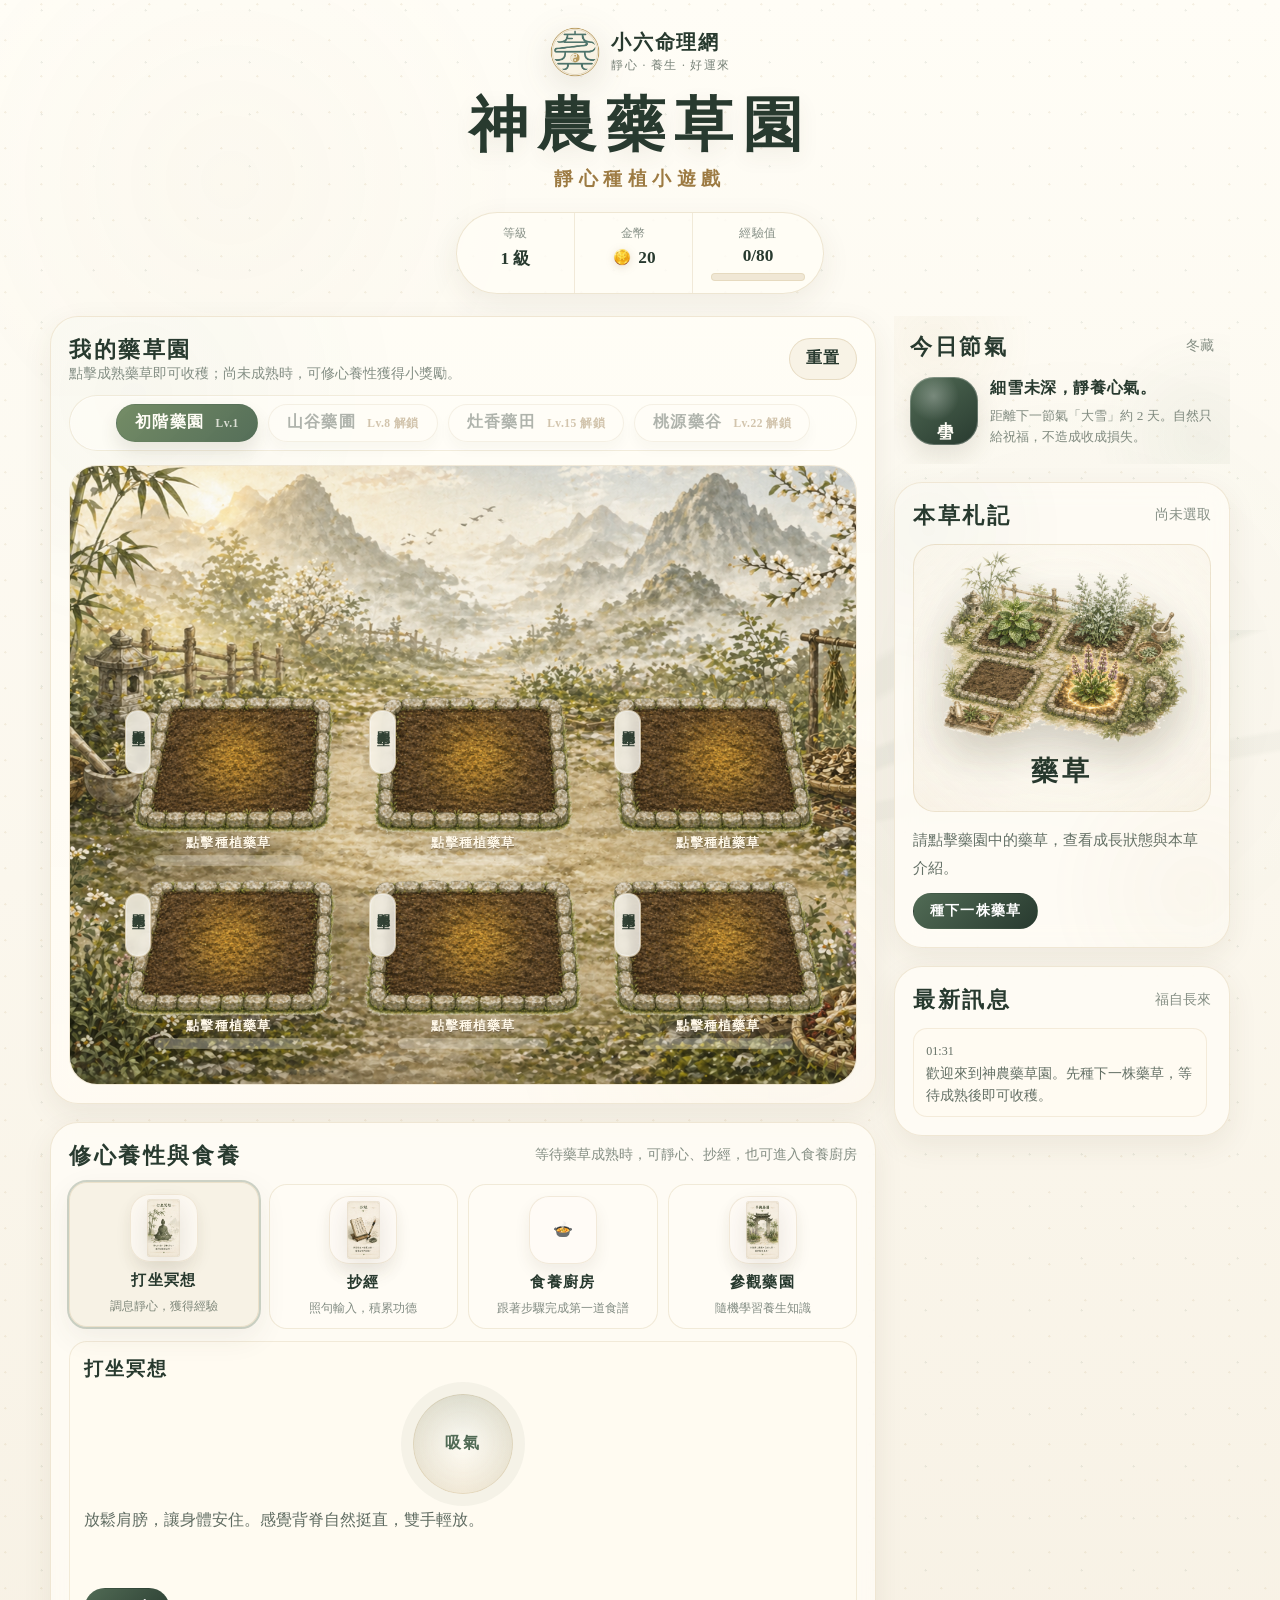
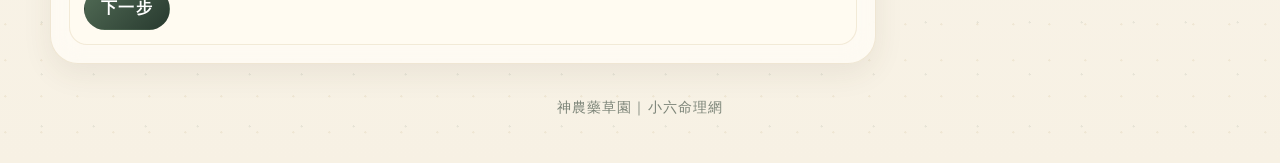
<file: index.html>
<!DOCTYPE html>
<html lang="zh-Hant">
<head>
  <meta charset="UTF-8" />
  <meta name="viewport" content="width=device-width, initial-scale=1.0" />
  <title>神農藥草園｜小六命理網</title>
  <meta http-equiv="refresh" content="0; url=shennong_herb_garden.html" />
  <link rel="canonical" href="shennong_herb_garden.html" />
  <script>location.replace('shennong_herb_garden.html' + location.search + location.hash);</script>
  <style>
    body { margin: 0; min-height: 100vh; display: flex; align-items: center; justify-content: center;
           background: #faf6ef; color: #3d3630; font-family: "Noto Serif TC", "PingFang TC", "Microsoft JhengHei", serif; }
    a { color: #A6791F; }
  </style>
</head>
<body>
  <p>正在前往 <a href="shennong_herb_garden.html">神農藥草園</a>……</p>
</body>
</html>
</file>
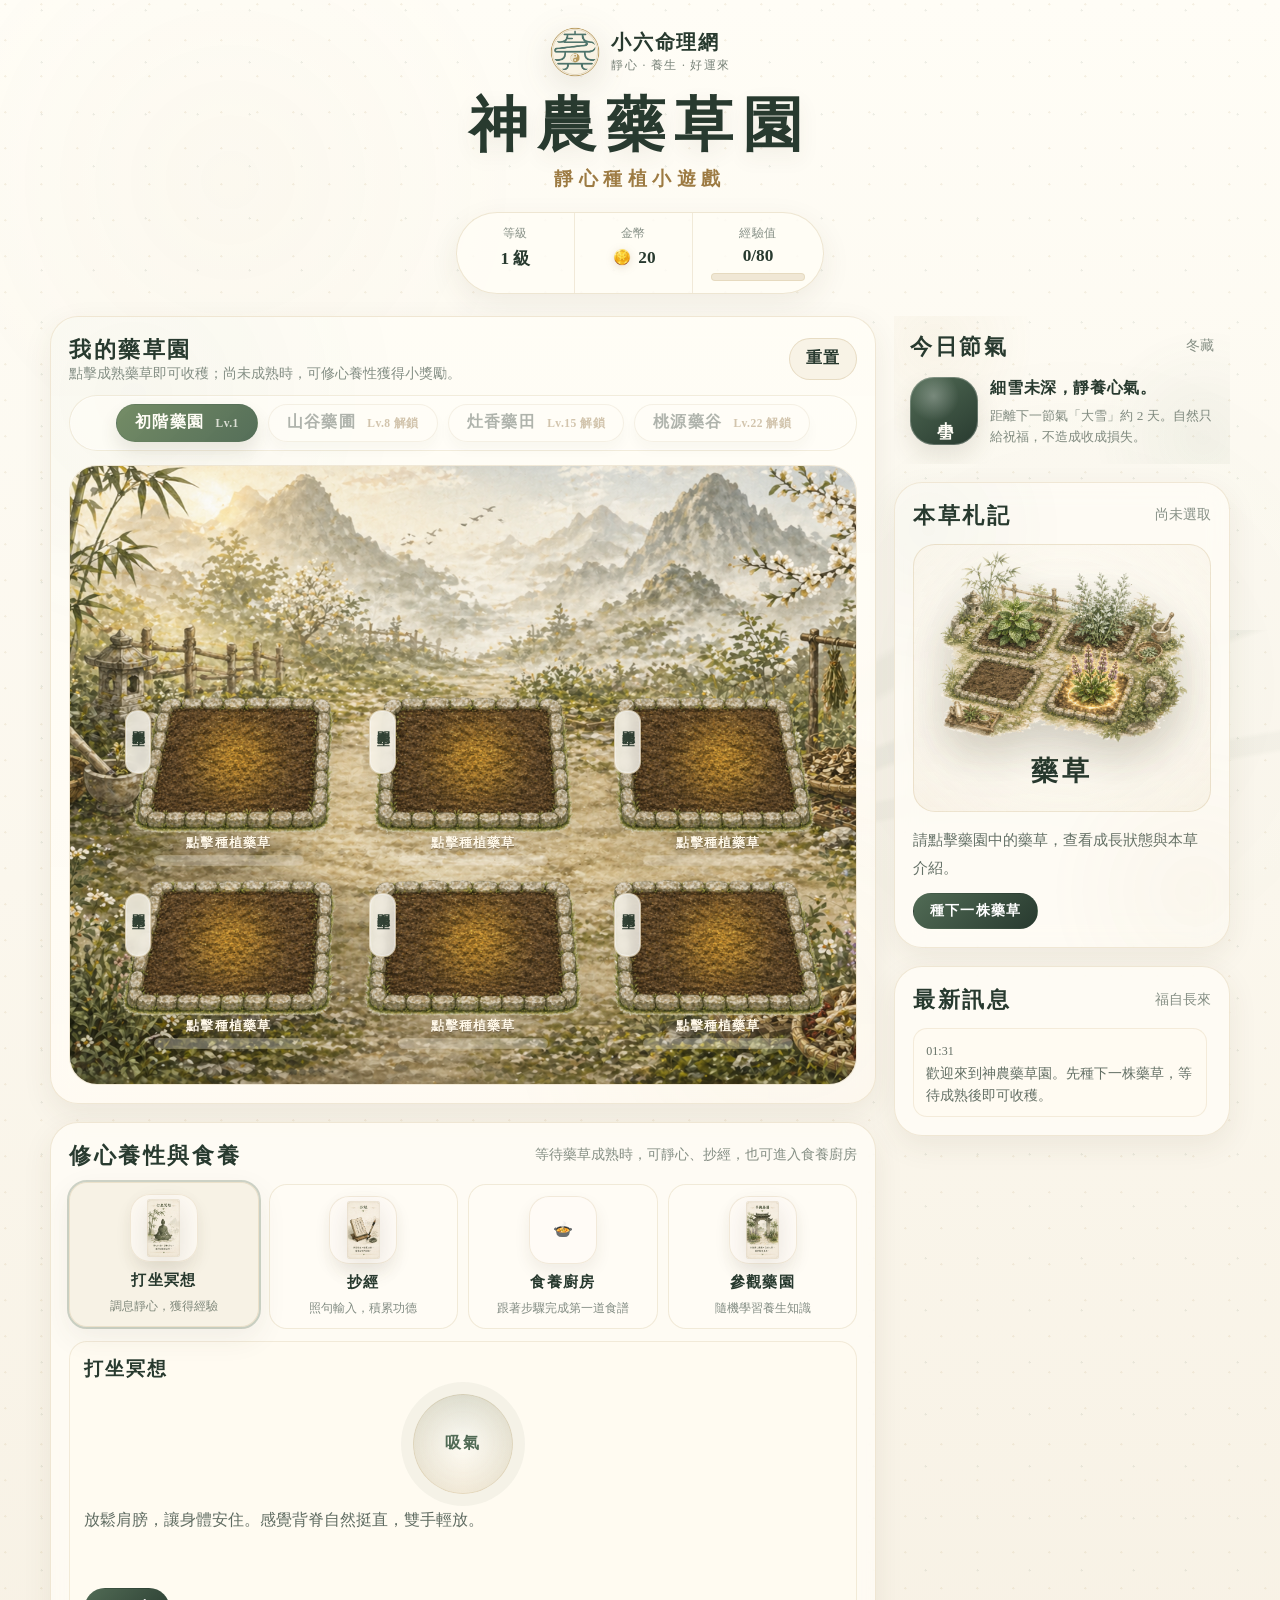
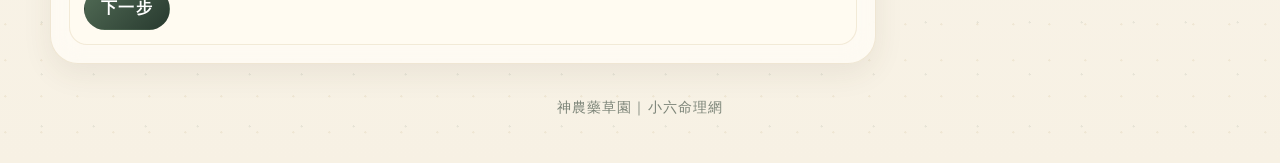
<file: shennong_herb_garden.html>
<!DOCTYPE html>
<html lang="zh-Hant">
<head>
  <meta charset="UTF-8" />
  <meta name="viewport" content="width=device-width, initial-scale=1.0" />
  <title>神農藥草園 V3.3.7.10｜桃源藥谷｜小六命理網</title>
    <link rel="stylesheet" href="shennong_style.css">

</head>
<body>
  <div class="app-shell">
    <header class="topbar">
      <a class="brand brand-home-link" href="index.html" aria-label="返回小六命理網首頁" title="返回小六命理網首頁">
        <img class="brand-logo-img" src="assets/icons/01_brand_emblem_logo.png" alt="小六命理網 Logo" />
        <div class="brand-text">
          <strong>小六命理網</strong>
          <small>靜心 · 養生 · 好運來</small>
        </div>
      </a>

      <div class="game-title">
        <h1>神農藥草園</h1>
        <p>靜心種植小遊戲</p>
      </div>

      <div class="player-card" aria-label="玩家資訊">
        <div class="stat">
          <small>等級</small>
          <b><span id="level">1</span> 級</b>
        </div>
        <div class="stat">
          <small>金幣</small>
          <b><img class="coin-stat-icon" src="assets/shennong/icon/coin.png" alt="金幣"><span id="coins">0</span></b>
        </div>
        <div class="stat">
          <small>經驗值</small>
          <b><span id="exp">0</span>/<span id="expNeed">100</span></b>
          <div class="exp-bar"><i id="expFill" class="exp-fill"></i></div>
        </div>
      </div>
    </header>

    <main class="main-grid">
      <div class="game-column">
<section class="garden-card">
        <div class="section-title">
          <div>
            <h2>我的藥草園</h2>
            <span>點擊成熟藥草即可收穫；尚未成熟時，可修心養性獲得小獎勵。</span>
          </div>
          <button id="resetBtn" class="btn btn-soft" title="清除本機遊戲紀錄">重置</button>
        </div>
        <div id="gardenMapTabs" class="garden-map-tabs" aria-label="藥園地圖切頁">
          <button class="map-tab active" type="button" data-map-id="map1">初階藥園 <small>Lv.1</small></button>
          <button class="map-tab locked" type="button" disabled>山谷藥圃 <small>Lv.8 解鎖</small></button>
          <button class="map-tab locked" type="button" disabled>灶香藥田 <small>Lv.15 解鎖</small></button>
          <button class="map-tab locked" type="button" disabled>桃源藥谷 <small>Lv.22 解鎖</small></button>
        </div>
        <div class="garden-scene">
          <div class="garden-scene-bg" aria-hidden="true"></div>
          <div class="spring-rain-mist" aria-hidden="true"></div>
          <div class="spring-rain spring-rain-back" aria-hidden="true"></div>
          <div class="spring-rain-ground-haze" aria-hidden="true"></div>
          <div class="post-rain-rainbow" aria-hidden="true"></div>
          <div class="peach-petal-drift" aria-hidden="true"></div>
          <div class="spring-rain spring-rain-front" aria-hidden="true"></div>
          <div class="garden-scroll" aria-label="固定顯示六片藥田的藥園區域">
            <div id="gardenGrid" class="garden-grid"></div>
          </div>
        </div>
      </section>

<section class="activity-card">
          <div class="section-title">
            <h2>修心養性與食養</h2>
            <span>等待藥草成熟時，可靜心、抄經，也可進入食養廚房</span>
          </div>

          <div class="activity-grid">
            <button class="activity-option active" data-activity="meditate">
              <span class="activity-icon"><img class="activity-thumb" src="assets/shennong/activities/activity-meditation.png" alt="打坐冥想"></span>
              <strong>打坐冥想</strong>
              <small>調息靜心，獲得經驗</small>
            </button>
            <button class="activity-option" data-activity="sutra">
              <span class="activity-icon"><img class="activity-thumb" src="assets/shennong/activities/activity-sutra.png" alt="抄經"></span>
              <strong>抄經</strong>
              <small>照句輸入，積累功德</small>
            </button>
            <button class="activity-option kitchen-entry-option" data-activity="kitchen">
              <span class="activity-icon activity-kitchen-icon">🍲</span>
              <strong>食養廚房</strong>
              <small>跟著步驟完成第一道食譜</small>
            </button>
            <button class="activity-option" data-activity="tour">
              <span class="activity-icon"><img class="activity-thumb" src="assets/shennong/activities/activity-tour.png" alt="參觀藥園"></span>
              <strong>參觀藥園</strong>
              <small>隨機學習養生知識</small>
            </button>
          </div>

          <div id="activityPanel" class="activity-panel"></div>
        </section>
      </div>

      <aside class="side-stack">
<section class="solar-term-card" aria-label="今日節氣">
          <div class="section-title">
            <h2>今日節氣</h2>
            <span id="solarTermSeason">順時養草</span>
          </div>
          <div class="solar-term-body">
            <div class="solar-term-badge" id="solarTermName">節氣</div>
            <div class="solar-term-copy">
              <p id="solarTermMessage">順應四時，藥草靜靜生長。</p>
              <small id="solarTermNext">下一節氣即將到來。</small>
            </div>
          </div>
        </section>

        <section class="detail-card">
          <div class="section-title">
            <h2>本草札記</h2>
            <span id="selectedStatus">尚未選取</span>
          </div>
          <div class="herb-portrait">
            <div>
              <div id="detailEmoji" class="portrait-emoji">🌿</div>
              <h3 id="detailName" class="herb-name">藥草</h3>
              <div id="detailTags" class="herb-tags"></div>
            </div>
          </div>
          <p id="detailText" class="detail-text">請點擊藥園中的藥草，查看成長狀態與本草介紹。</p>
          <div class="tiny-actions">
            <button id="plantFirstBtn" class="btn btn-green">種下一株藥草</button>
          </div>
        </section>

<section class="log-card">
          <div class="section-title">
            <h2>最新訊息</h2>
            <span>福自長來</span>
          </div>
          <div id="logList" class="log-list"></div>
        </section>
      </aside>
    </main>

    <div class="footer-note">
      神農藥草園｜小六命理網
    </div>
  </div>

  <div id="plantModal" class="modal" aria-hidden="true">
    <div class="modal-card">
      <h3>選擇要種植的藥草</h3>
      <p class="detail-text">不同藥草的成熟時間、解鎖等級與收穫獎勵不同。V2 版本已加入 8 種藥草植物。</p>
      <div id="plantMenu" class="plant-menu"></div>
      <div class="modal-actions">
        <button id="closeModalBtn" class="btn btn-outline">取消</button>
      </div>
    </div>
  </div>

  <div id="toast" class="toast"></div>

    <script src="shennong_game.js"></script>

</body>
</html>
</file>
<file: shennong_style.css>
/*
  神農藥草園 V3.0 Final
  Clean CSS bundle

  整理內容：
  - 將原本內嵌於 shennong_herb_garden.html 的 CSS 移出成獨立檔案
  - 保留 V3.0.13 Final 的所有版面、土地位置、互動與動畫設定
  - 不改動遊戲功能，只整理檔案結構，方便後續維護
*/


/*
  V3.1 CSS Clean 整理備註：
  - 移除已被後續版本覆蓋的舊座標、生長條、獎勵文字初版設定。
  - 合併 V3.0.13 的生長資訊區 bottom 設定回 V3.0.12 錨定區。
  - 保留仍會影響目前 V3.1 畫面的基礎樣式，避免破壞既有版面。
*/

:root {
      --bg: #f7f1e4;
      --paper: #fffdf6;
      --paper-2: #fffaf0;
      --ink: #283a2f;
      --ink-soft: #627064;
      --moss: #516b55;
      --moss-dark: #283a2f;
      --sage: #7f927a;
      --gold: #b99b62;
      --gold-deep: #9d7b43;
      --sand: #e9ddc7;
      --tea: #d7c29b;
      --soil: #5d4531;
      --soil-dark: #3f2f22;
      --danger: #b86b3f;
      --shadow-soft: 0 18px 50px rgba(73, 62, 40, 0.10);
      --shadow-card: 0 10px 30px rgba(73, 62, 40, 0.08);
      --radius-xl: 28px;
      --radius-lg: 20px;
      --radius-md: 14px;
      --container: 1180px;
    }

    * { box-sizing: border-box; }

    html { scroll-behavior: smooth; }

    body {
      margin: 0;
      min-height: 100vh;
      color: var(--ink);
      font-family: "Noto Serif TC", "PingFang TC", "Microsoft JhengHei", serif;
      background:
        radial-gradient(circle at 15% 12%, rgba(185,155,98,.13) 0 1px, transparent 1.3px),
        radial-gradient(circle at 80% 20%, rgba(81,107,85,.10) 0 1px, transparent 1.2px),
        linear-gradient(180deg, #fffdf6 0%, #f7f1e4 100%);
      background-size: 36px 36px, 52px 52px, auto;
      overflow-x: hidden;
    }

    body::before {
      content: "";
      position: fixed;
      inset: 0;
      z-index: -2;
      pointer-events: none;
      opacity: .34;
      background:
        radial-gradient(circle at 18% 20%, rgba(185,155,98,.10), transparent 24%),
        radial-gradient(circle at 84% 76%, rgba(81,107,85,.10), transparent 28%);
    }

    body::after {
      content: "";
      position: fixed;
      left: 0;
      right: 0;
      bottom: -10px;
      height: 280px;
      z-index: -1;
      pointer-events: none;
      opacity: .36;
      background:
        linear-gradient(160deg, transparent 0 58%, rgba(81,107,85,.16) 59% 61%, transparent 62%),
        linear-gradient(150deg, transparent 0 52%, rgba(81,107,85,.12) 53% 56%, transparent 57%),
        linear-gradient(170deg, transparent 0 64%, rgba(81,107,85,.10) 65% 68%, transparent 69%);
      filter: blur(.2px);
    }

    button, input, textarea, select {
      font: inherit;
    }

    button {
      cursor: pointer;
      border: none;
    }

    .app-shell {
      width: min(calc(100% - 32px), var(--container));
      margin: 0 auto;
      padding: 26px 0 32px;
    }

    .topbar {
      display: grid;
      grid-template-columns: 1.1fr 1.3fr auto;
      gap: 18px;
      align-items: center;
      margin-bottom: 20px;
    }

    .brand {
      display: flex;
      align-items: center;
      gap: 12px;
      min-width: 0;
    }

    .brand-mark {
      width: 54px;
      height: 54px;
      display: grid;
      place-items: center;
      border-radius: 50%;
      color: var(--moss);
      background:
        radial-gradient(circle at 35% 32%, rgba(255,255,255,.9), rgba(255,253,246,.62)),
        linear-gradient(135deg, rgba(185,155,98,.20), rgba(81,107,85,.12));
      border: 2px solid rgba(185,155,98,.55);
      box-shadow: 0 12px 24px rgba(73,62,40,.10);
      font-size: 1.6rem;
    }

    .brand-logo-img {
      width: 58px;
      height: 58px;
      object-fit: contain;
      display: block;
      filter: drop-shadow(0 10px 18px rgba(73,62,40,.14));
      flex: 0 0 auto;
    }

    .brand-text strong {
      display: block;
      font-size: 1.35rem;
      letter-spacing: .08em;
      color: var(--ink);
      line-height: 1.15;
    }

    .brand-text small {
      display: block;
      margin-top: 4px;
      color: rgba(40,58,47,.62);
      font-size: .78rem;
      letter-spacing: .12em;
    }

    .game-title {
      text-align: center;
    }

    .game-title h1 {
      margin: 0;
      font-size: clamp(2.5rem, 6vw, 5rem);
      line-height: 1;
      letter-spacing: .18em;
      color: var(--moss-dark);
      text-shadow: 0 8px 22px rgba(73,62,40,.08);
      font-weight: 800;
    }

    .game-title p {
      margin: 10px 0 0;
      color: var(--gold-deep);
      letter-spacing: .32em;
      font-weight: 700;
    }

    .player-card {
      display: grid;
      grid-template-columns: repeat(3, auto);
      gap: 0;
      border-radius: 999px;
      background: rgba(255,253,246,.82);
      border: 1px solid rgba(185,155,98,.24);
      box-shadow: var(--shadow-card);
      overflow: hidden;
      white-space: nowrap;
    }

    .stat {
      min-width: 118px;
      padding: 12px 18px;
      border-right: 1px solid rgba(185,155,98,.20);
      text-align: center;
    }

    .stat:last-child { border-right: 0; }

    .stat small {
      display: block;
      margin-bottom: 4px;
      color: rgba(40,58,47,.55);
      font-size: .76rem;
      letter-spacing: .08em;
    }

    .stat b {
      color: var(--moss-dark);
      font-size: 1.08rem;
    }

    .exp-bar {
      width: 94px;
      height: 8px;
      margin: 7px auto 0;
      border-radius: 999px;
      background: rgba(185,155,98,.22);
      overflow: hidden;
      border: 1px solid rgba(185,155,98,.18);
    }

    .exp-fill {
      height: 100%;
      width: 0%;
      border-radius: inherit;
      background: linear-gradient(90deg, var(--sage), var(--moss));
      transition: width .3s ease;
    }

    .main-grid {
      display: grid;
      grid-template-columns: minmax(0, 1.65fr) minmax(320px, .85fr);
      gap: 18px;
      align-items: stretch;
    }

    .garden-card,
    .detail-card,
    .activity-card,
    .log-card,
    .modal-card {
      border-radius: var(--radius-xl);
      background: rgba(255,253,246,.78);
      border: 1px solid rgba(185,155,98,.22);
      box-shadow: var(--shadow-card);
      backdrop-filter: blur(14px);
    }

    .garden-card {
      padding: 18px;
      overflow: hidden;
      position: relative;
      background:
        linear-gradient(180deg, rgba(255,253,246,.90), rgba(255,251,243,.88));
    }

    .garden-card::after {
      content: "";
      position: absolute;
      left: 18px;
      right: 18px;
      top: 74px;
      bottom: 18px;
      border-radius: 24px;
      background: url('assets/shennong/maps/map-starter-garden-background.jpg') center bottom / cover no-repeat;
      opacity: .28;
      pointer-events: none;
      filter: saturate(.94);
    }

    .garden-card::before,
    .detail-card::before {
      content: "";
      position: absolute;
      inset: 0;
      pointer-events: none;
      opacity: .28;
      background:
        radial-gradient(circle at 10% 10%, rgba(81,107,85,.13), transparent 28%),
        radial-gradient(circle at 90% 88%, rgba(185,155,98,.16), transparent 30%);
    }

    .section-title {
      position: relative;
      display: flex;
      align-items: center;
      justify-content: space-between;
      gap: 12px;
      margin-bottom: 14px;
      z-index: 1;
    }

    .section-title h2 {
      margin: 0;
      color: var(--moss-dark);
      font-size: 1.35rem;
      letter-spacing: .12em;
    }

    .section-title span {
      color: rgba(40,58,47,.56);
      font-size: .86rem;
    }

    .garden-grid {
      position: relative;
      z-index: 2;
      display: grid;
      grid-template-columns: repeat(3, minmax(0, 1fr));
      gap: 14px;
    }

    .plot {
      position: relative;
      min-height: 206px;
      border-radius: 22px;
      padding: 14px;
      background:
        linear-gradient(135deg, rgba(120,120,100,.25), rgba(245,238,220,.30)),
        radial-gradient(circle at 50% 48%, rgba(120,80,45,.35), transparent 62%);
      border: 1px solid rgba(185,155,98,.24);
      box-shadow:
        inset 0 0 0 7px rgba(120,130,100,.11),
        0 10px 24px rgba(73,62,40,.08);
      overflow: hidden;
      transition: transform .18s ease, box-shadow .18s ease;
    }

    .plot:hover {
      transform: translateY(-2px);
      box-shadow:
        inset 0 0 0 7px rgba(120,130,100,.11),
        0 18px 34px rgba(73,62,40,.13);
    }

    .plot.locked {
      opacity: .62;
    }

    .plot.harvestable {
      box-shadow:
        0 0 0 1px rgba(185,155,98,.28),
        0 0 28px rgba(185,155,98,.34),
        0 18px 34px rgba(73,62,40,.10);
    }

    .plot-inner {
      height: 100%;
      min-height: 178px;
      border-radius: 18px;
      padding: 12px;
      background:
        linear-gradient(135deg, rgba(75,54,36,.86), rgba(92,66,42,.86)),
        radial-gradient(circle at 30% 35%, rgba(255,255,255,.09), transparent 26%);
      border: 6px solid rgba(151,150,124,.62);
      position: relative;
      color: #fffdf6;
      display: grid;
      grid-template-rows: auto 1fr auto;
      gap: 8px;
      overflow: hidden;
    }

    .plot-inner::before {
      content: "";
      position: absolute;
      inset: 0;
      opacity: .25;
      background:
        radial-gradient(circle at 15% 30%, rgba(255,255,255,.12) 0 2px, transparent 3px),
        radial-gradient(circle at 70% 62%, rgba(0,0,0,.22) 0 2px, transparent 3px),
        radial-gradient(circle at 44% 82%, rgba(255,255,255,.10) 0 1.5px, transparent 2.5px);
      background-size: 40px 40px;
    }

    .plot-tag {
      position: relative;
      z-index: 1;
      justify-self: start;
      display: inline-flex;
      align-items: center;
      gap: 6px;
      padding: 4px 10px;
      border-radius: 999px;
      color: var(--moss-dark);
      background: rgba(255,253,246,.88);
      border: 1px solid rgba(185,155,98,.44);
      font-weight: 700;
      font-size: .82rem;
      box-shadow: 0 6px 12px rgba(0,0,0,.08);
    }

    .herb-stage {
      position: relative;
      z-index: 1;
      display: grid;
      place-items: center;
      min-height: 82px;
      text-align: center;
      user-select: none;
    }

    .herb-emoji {
      font-size: 3.2rem;
      filter: drop-shadow(0 8px 12px rgba(0,0,0,.18));
      transition: transform .3s ease;
    }

    .plot.harvestable .herb-emoji {
      animation: herbGlow 1.8s ease-in-out infinite;
    }

    @keyframes herbGlow {
      0%, 100% { transform: translateY(0) scale(1); filter: drop-shadow(0 8px 12px rgba(0,0,0,.18)); }
      50% { transform: translateY(-3px) scale(1.05); filter: drop-shadow(0 0 16px rgba(255,220,120,.8)); }
    }

    .empty-sprout {
      font-size: 2.4rem;
      opacity: .32;
      color: rgba(255,253,246,.7);
    }

    .plot-info {
      position: relative;
      z-index: 1;
      display: grid;
      gap: 8px;
    }

    .progress {
      height: 12px;
      border-radius: 999px;
      border: 1px solid rgba(255,253,246,.60);
      background: rgba(255,253,246,.54);
      overflow: hidden;
    }

    .progress > i {
      display: block;
      height: 100%;
      width: 0%;
      border-radius: inherit;
      background: linear-gradient(90deg, #94aa65, var(--moss));
      transition: width .3s ease;
    }

    .plot-time {
      font-size: .82rem;
      color: rgba(255,253,246,.86);
      text-align: center;
      letter-spacing: .04em;
    }

    .plot-actions {
      display: grid;
      grid-template-columns: 1fr;
      gap: 8px;
      position: relative;
      z-index: 2;
    }

    .btn {
      display: inline-flex;
      align-items: center;
      justify-content: center;
      gap: 8px;
      min-height: 42px;
      padding: 0 16px;
      border-radius: 999px;
      font-weight: 800;
      letter-spacing: .08em;
      border: 1px solid transparent;
      transition: transform .18s ease, box-shadow .18s ease, filter .18s ease;
    }

    .btn:hover {
      transform: translateY(-1px);
      box-shadow: 0 12px 24px rgba(73,62,40,.14);
    }

    .btn:active { transform: translateY(0); }

    .btn:disabled {
      cursor: not-allowed;
      opacity: .52;
      transform: none;
      box-shadow: none;
    }

    .btn-green {
      color: #fff;
      background: linear-gradient(135deg, var(--moss), var(--moss-dark));
    }

    .btn-gold {
      color: #fff;
      background: linear-gradient(135deg, #c7a365, var(--gold-deep));
    }

    .btn-outline {
      color: var(--moss);
      background: rgba(255,253,246,.78);
      border-color: rgba(185,155,98,.45);
    }

    .btn-soft {
      color: var(--moss-dark);
      background: rgba(247,241,228,.86);
      border-color: rgba(185,155,98,.26);
    }

    .side-stack {
      display: grid;
      gap: 18px;
      align-content: start;
    }

    .detail-card,
    .activity-card,
    .log-card {
      position: relative;
      padding: 18px;
      overflow: hidden;
    }

    .herb-portrait {
      position: relative;
      z-index: 1;
      min-height: 250px;
      display: grid;
      place-items: center;
      border-radius: 22px;
      margin: 8px 0 14px;
      background:
        radial-gradient(circle, rgba(255,253,246,.85), rgba(247,241,228,.56)),
        linear-gradient(180deg, rgba(255,255,255,.2), rgba(185,155,98,.08));
      border: 1px solid rgba(185,155,98,.22);
      color: var(--moss);
      text-align: center;
    }

    .portrait-emoji {
      font-size: 5.2rem;
      filter: drop-shadow(0 14px 20px rgba(73,62,40,.16));
    }

    .herb-name {
      margin: 0;
      color: var(--moss-dark);
      text-align: center;
      font-size: 1.7rem;
      letter-spacing: .16em;
    }

    .herb-tags {
      display: flex;
      justify-content: center;
      gap: 8px;
      flex-wrap: wrap;
      margin: 10px 0 12px;
    }

    .tag {
      padding: 5px 10px;
      border-radius: 999px;
      color: var(--gold-deep);
      background: rgba(233,221,199,.55);
      border: 1px solid rgba(185,155,98,.28);
      font-size: .78rem;
      font-weight: 700;
    }

    .detail-text {
      color: rgba(40,58,47,.72);
      line-height: 1.8;
      font-size: .96rem;
      margin: 0;
    }

    .activity-grid {
      position: relative;
      z-index: 1;
      display: grid;
      grid-template-columns: repeat(3, minmax(0, 1fr));
      gap: 10px;
    }

    .activity-option {
      min-height: 152px;
      display: grid;
      gap: 8px;
      align-content: start;
      justify-items: center;
      padding: 12px 8px;
      border-radius: 18px;
      color: var(--ink);
      background: rgba(255,253,246,.76);
      border: 1px solid rgba(185,155,98,.20);
      transition: transform .18s ease, box-shadow .18s ease, background .18s ease;
    }

    .activity-option:hover,
    .activity-option.active {
      transform: translateY(-2px);
      background: rgba(247,241,228,.92);
      box-shadow: var(--shadow-card);
    }

    .activity-option.active {
      outline: 2px solid rgba(81,107,85,.28);
    }

    .activity-icon {
      display: grid;
      place-items: center;
      width: 74px;
      height: 74px;
      border-radius: 20px;
      background: rgba(255,252,246,.78);
      box-shadow: inset 0 0 0 1px rgba(185,155,98,.18), 0 8px 16px rgba(73,62,40,.08);
    }

    .activity-thumb {
      width: 62px;
      height: 62px;
      object-fit: contain;
      display: block;
      filter: drop-shadow(0 8px 12px rgba(73,62,40,.12));
    }

    .activity-option strong {
      color: var(--moss-dark);
      letter-spacing: .08em;
    }

    .activity-option small {
      color: rgba(40,58,47,.58);
      font-size: .74rem;
      text-align: center;
      line-height: 1.4;
    }

    .activity-panel {
      margin-top: 12px;
      padding: 14px;
      border-radius: 18px;
      background: rgba(255,250,240,.80);
      border: 1px solid rgba(185,155,98,.18);
      min-height: 172px;
    }

    .activity-panel h3 {
      margin: 0 0 8px;
      color: var(--moss-dark);
      letter-spacing: .10em;
    }

    .meditation-step {
      color: rgba(40,58,47,.74);
      line-height: 1.8;
      font-size: 1rem;
      min-height: 82px;
    }

    .breath-orb {
      width: 100px;
      height: 100px;
      margin: 12px auto;
      border-radius: 50%;
      display: grid;
      place-items: center;
      color: var(--moss);
      background:
        radial-gradient(circle, rgba(255,253,246,.94), rgba(185,155,98,.12)),
        conic-gradient(from 0deg, rgba(81,107,85,.26), rgba(185,155,98,.18), rgba(81,107,85,.26));
      box-shadow: 0 0 0 12px rgba(81,107,85,.06), inset 0 0 0 1px rgba(185,155,98,.20);
      animation: breathe 5s ease-in-out infinite;
      font-weight: 800;
      letter-spacing: .12em;
    }

    @keyframes breathe {
      0%, 100% { transform: scale(.94); opacity: .86; }
      50% { transform: scale(1.08); opacity: 1; }
    }

    .sutra-guide {
      padding: 14px;
      border-radius: 14px;
      color: rgba(40,58,47,.28);
      background: rgba(255,253,246,.62);
      border: 1px dashed rgba(185,155,98,.35);
      font-size: 1.05rem;
      line-height: 1.7;
      letter-spacing: .08em;
      margin-bottom: 10px;
      min-height: 68px;
    }

    .sutra-input {
      width: 100%;
      min-height: 46px;
      resize: vertical;
      border-radius: 14px;
      padding: 12px 14px;
      color: var(--ink);
      background: rgba(255,253,246,.86);
      border: 1px solid rgba(81,107,85,.28);
      outline: none;
      line-height: 1.6;
    }

    .sutra-input:focus {
      box-shadow: 0 0 0 3px rgba(81,107,85,.12);
      border-color: rgba(81,107,85,.55);
    }

    .tour-fact {
      line-height: 1.85;
      color: rgba(40,58,47,.74);
      min-height: 92px;
      padding: 12px;
      border-radius: 14px;
      background: rgba(255,253,246,.66);
      border: 1px solid rgba(185,155,98,.18);
    }

    .log-list {
      display: grid;
      gap: 8px;
      max-height: 180px;
      overflow: auto;
      padding-right: 4px;
    }

    .log-item {
      padding: 10px 12px;
      border-radius: 14px;
      background: rgba(255,250,240,.72);
      border: 1px solid rgba(185,155,98,.16);
      color: rgba(40,58,47,.72);
      line-height: 1.55;
      font-size: .9rem;
    }

    .log-item b {
      color: var(--moss-dark);
    }

    .toast {
      position: fixed;
      left: 50%;
      bottom: 24px;
      z-index: 80;
      transform: translateX(-50%) translateY(18px);
      opacity: 0;
      pointer-events: none;
      min-width: min(calc(100% - 32px), 360px);
      padding: 14px 18px;
      border-radius: 999px;
      text-align: center;
      color: var(--moss-dark);
      background: rgba(255,253,246,.92);
      border: 1px solid rgba(185,155,98,.35);
      box-shadow: var(--shadow-soft);
      transition: transform .25s ease, opacity .25s ease;
      backdrop-filter: blur(16px);
      font-weight: 800;
    }

    .toast.show {
      opacity: 1;
      transform: translateX(-50%) translateY(0);
    }

    .modal {
      position: fixed;
      inset: 0;
      z-index: 70;
      display: none;
      place-items: center;
      padding: 20px;
      background: rgba(40,58,47,.24);
      backdrop-filter: blur(6px);
    }

    .modal.show { display: grid; }

    .modal-card {
      width: min(100%, 560px);
      padding: 22px;
      background: rgba(255,253,246,.94);
    }

    .modal-card h3 {
      margin: 0 0 14px;
      color: var(--moss-dark);
      font-size: 1.35rem;
      letter-spacing: .12em;
    }

    .herb-select {
      width: 100%;
      padding: 12px 14px;
      border-radius: 14px;
      border: 1px solid rgba(81,107,85,.28);
      background: rgba(255,250,240,.90);
      color: var(--ink);
      outline: none;
      margin-bottom: 12px;
    }

    .modal-actions {
      display: flex;
      justify-content: flex-end;
      gap: 10px;
      flex-wrap: wrap;
      margin-top: 16px;
    }

    .footer-note {
      margin: 20px auto 0;
      padding: 14px 18px;
      text-align: center;
      color: rgba(40,58,47,.60);
      font-size: .88rem;
      letter-spacing: .08em;
    }

    .tiny-actions {
      display: flex;
      gap: 8px;
      flex-wrap: wrap;
      margin-top: 12px;
    }

    .tiny-actions .btn {
      min-height: 36px;
      font-size: .86rem;
    }

    .plant-menu {
      display: grid;
      gap: 10px;
      margin-top: 8px;
    }

    .plant-choice {
      display: flex;
      align-items: center;
      justify-content: space-between;
      gap: 14px;
      padding: 12px;
      border-radius: 16px;
      background: rgba(255,250,240,.72);
      border: 1px solid rgba(185,155,98,.18);
    }

    .plant-choice span {
      display: flex;
      align-items: center;
      gap: 10px;
    }

    .plant-choice b {
      color: var(--moss-dark);
    }

    .plant-choice small {
      color: rgba(40,58,47,.56);
    }

    @media (max-width: 980px) {
      .topbar {
        grid-template-columns: 1fr;
        text-align: center;
      }

      .brand {
        justify-content: center;
      }

      .player-card {
        justify-content: center;
        width: min(100%, 560px);
        margin: 0 auto;
      }

      .main-grid {
        grid-template-columns: 1fr;
      }
    }

    @media (max-width: 720px) {
      .app-shell {
        width: min(calc(100% - 22px), var(--container));
        padding-top: 18px;
      }

      .game-title h1 {
        font-size: 2.85rem;
        letter-spacing: .10em;
      }

      .game-title p {
        letter-spacing: .18em;
      }

      .player-card {
        grid-template-columns: 1fr 1fr;
        border-radius: 22px;
      }

      .stat {
        min-width: 0;
        padding: 11px 12px;
      }

      .stat:nth-child(2) {
        border-right: 0;
      }

      .stat:nth-child(3) {
        grid-column: 1 / -1;
        border-top: 1px solid rgba(185,155,98,.20);
      }

      .garden-grid {
        grid-template-columns: repeat(2, minmax(0, 1fr));
        gap: 10px;
      }

      .plot {
        min-height: 188px;
        padding: 10px;
      }

      .plot-inner {
        min-height: 164px;
      }

      .herb-emoji {
        font-size: 2.65rem;
      }

      .activity-grid {
        grid-template-columns: 1fr;
      }

      .activity-option {
        grid-template-columns: auto 1fr;
        justify-items: start;
        text-align: left;
        min-height: 74px;
      }

      .activity-option small {
        text-align: left;
      }
    }

    @media (max-width: 460px) {
      .garden-grid {
        grid-template-columns: 1fr;
      }

      .brand-text strong {
        font-size: 1.14rem;
      }

      .game-title h1 {
        font-size: 2.35rem;
      }
    }
  
    /* ======================================================
       V2：套用第一批去背素材
       - 薄荷、艾草改為 4 階段圖片
       - 土地格改為 plot-empty.png
    ====================================================== */
    .plot {
      background: rgba(255, 253, 246, .36);
      box-shadow: 0 10px 24px rgba(73,62,40,.08);
    }

    .plot-inner {
      min-height: 178px;
      padding: 8px;
      background: transparent !important;
      border: 0 !important;
      overflow: visible;
      display: grid;
      grid-template-rows: auto 1fr auto;
    }

    .plot-inner::before {
      display: none;
    }

    .plot-tag {
      z-index: 4;
      margin-left: 2px;
      background: rgba(255,253,246,.86);
    }

    .herb-stage {
      min-height: 108px;
      overflow: visible;
    }

    .plot-art {
      position: relative;
      width: 100%;
      height: 132px;
      display: grid;
      place-items: center;
      overflow: visible;
    }

    .plot-base-img {
      position: absolute;
      z-index: 1;
      width: 104%;
      max-width: none;
      bottom: -10px;
      left: 50%;
      transform: translateX(-50%);
      object-fit: contain;
      filter: drop-shadow(0 10px 14px rgba(73,62,40,.12));
      pointer-events: none;
      user-select: none;
    }

    .herb-plant-img {
      position: absolute;
      z-index: 2;
      object-fit: contain;
      pointer-events: none;
      user-select: none;
      filter: drop-shadow(0 12px 12px rgba(73,62,40,.16));
      transform-origin: center bottom;
      bottom: 28px;
      left: 50%;
      transform: translateX(-50%);
    }

    .herb-plant-img.mint {
      width: 48%;
      max-height: 128px;
    }

    .herb-plant-img.mugwort {
      width: 52%;
      max-height: 136px;
    }

    .plot.harvestable .herb-plant-img {
      animation: herbImageGlow 1.8s ease-in-out infinite;
      filter:
        drop-shadow(0 12px 12px rgba(73,62,40,.16))
        drop-shadow(0 0 18px rgba(255,216,104,.75));
    }

    @keyframes herbImageGlow {
      0%, 100% { transform: translateX(-50%) translateY(0) scale(1); }
      50% { transform: translateX(-50%) translateY(-4px) scale(1.035); }
    }

    .plot .empty-sprout {
      z-index: 2;
      color: rgba(255,253,246,.72);
      text-shadow: 0 2px 6px rgba(73,62,40,.24);
    }

    .plot-info {
      color: var(--moss-dark);
    }

    .plot-time {
      color: rgba(40,58,47,.72);
      font-weight: 700;
    }

    .progress {
      background: rgba(255,253,246,.78);
      border-color: rgba(185,155,98,.36);
    }

    .detail-herb-img {
      width: min(92%, 280px);
      height: min(92%, 280px);
      object-fit: contain;
      display: block;
      margin: 0 auto;
      filter: drop-shadow(0 16px 20px rgba(73,62,40,.13));
    }

    .detail-main-img {
      width: min(94%, 360px);
      max-height: 290px;
      object-fit: contain;
      display: block;
      margin: 0 auto;
      filter: drop-shadow(0 18px 22px rgba(73,62,40,.12));
      opacity: .96;
    }

    .plant-choice-thumb {
      width: 48px;
      height: 48px;
      object-fit: contain;
      flex: 0 0 auto;
      filter: drop-shadow(0 8px 10px rgba(73,62,40,.12));
    }

    @media (max-width: 720px) {
      .plot-art {
        height: 122px;
      }

      .herb-plant-img.mint {
        width: 46%;
        max-height: 118px;
      }

      .herb-plant-img.mugwort {
        width: 50%;
        max-height: 126px;
      }
    }

  
    /* ======================================================
       V3：六個土地格每秒抖動修正
       原因：倒數每秒重新 render，滑鼠停留時 hover 位移會被反覆觸發。
       修正：取消土地格本身的 transform / translateY / transition，只保留穩定陰影。
    ====================================================== */
    .garden-grid .plot,
    .garden-grid .plot:hover,
    .garden-grid .plot:focus,
    .garden-grid .plot:focus-within,
    .garden-grid .plot.harvestable,
    .garden-grid .plot.harvestable:hover {
      transform: none !important;
      transition: box-shadow .18s ease, border-color .18s ease, background .18s ease !important;
    }

    .garden-grid .plot:hover {
      box-shadow:
        0 10px 24px rgba(73,62,40,.08),
        0 0 0 1px rgba(185,155,98,.18) !important;
    }

    .garden-grid .plot.harvestable,
    .garden-grid .plot.harvestable:hover {
      box-shadow:
        0 0 0 1px rgba(185,155,98,.28),
        0 0 28px rgba(185,155,98,.34),
        0 18px 34px rgba(73,62,40,.10) !important;
    }

    .garden-grid .plot * {
      backface-visibility: hidden;
    }

  
    /* ======================================================
       V5：頁首三層排列修正
       - 第一行：小六命理網 Logo 與名稱
       - 第二行：神農藥草園
       - 第三行：靜心種植小遊戲
       - 玩家資訊列移到標題下方置中
    ====================================================== */
    .topbar {
      display: flex !important;
      flex-direction: column !important;
      align-items: center !important;
      justify-content: center !important;
      gap: 12px !important;
      margin-bottom: 22px !important;
      text-align: center !important;
    }

    .brand {
      justify-content: center !important;
      gap: 10px !important;
      margin-bottom: 2px !important;
    }

    .brand-logo-img {
      width: 52px !important;
      height: 52px !important;
    }

    .brand-text {
      text-align: left;
    }

    .brand-text strong {
      font-size: 1.26rem !important;
      letter-spacing: .08em !important;
    }

    .brand-text small {
      font-size: .72rem !important;
      letter-spacing: .12em !important;
    }

    .game-title {
      width: 100%;
      text-align: center !important;
    }

    .game-title h1 {
      font-size: clamp(2.35rem, 4.6vw, 3.85rem) !important;
      line-height: 1.08 !important;
      letter-spacing: .16em !important;
      margin: 2px 0 0 !important;
    }

    .game-title p {
      margin: 8px 0 0 !important;
      font-size: clamp(.95rem, 1.6vw, 1.16rem) !important;
      letter-spacing: .30em !important;
    }

    .player-card {
      margin-top: 8px !important;
      justify-self: center !important;
    }

    @media (max-width: 720px) {
      .topbar {
        gap: 10px !important;
        margin-bottom: 18px !important;
      }

      .brand-logo-img {
        width: 48px !important;
        height: 48px !important;
      }

      .brand-text strong {
        font-size: 1.12rem !important;
      }

      .brand-text small {
        font-size: .68rem !important;
      }

      .game-title h1 {
        font-size: clamp(2.05rem, 11vw, 2.85rem) !important;
        letter-spacing: .10em !important;
      }

      .game-title p {
        font-size: .9rem !important;
        letter-spacing: .22em !important;
      }

      .player-card {
        width: min(100%, 560px) !important;
      }
    }

    @media (max-width: 460px) {
      .brand {
        flex-direction: row !important;
      }

      .game-title h1 {
        font-size: 2.18rem !important;
        letter-spacing: .08em !important;
      }

      .game-title p {
        letter-spacing: .18em !important;
      }
    }

  

    /* ======================================================
       V6：6塊土地直接疊放在大底圖上
       - 大底圖固定呈現於藥園區
       - 土地格獨立左右捲動，背景不跟著移動
       - 若後續增加土地數量，可直接橫向擴充
    ====================================================== */
    .main-grid {
      grid-template-columns: minmax(0, 1.92fr) minmax(320px, .78fr) !important;
      align-items: start !important;
    }

    .garden-card {
      padding: 18px !important;
      background: linear-gradient(180deg, rgba(255,253,246,.92), rgba(255,251,243,.90)) !important;
    }

    .garden-card::after {
      display: none !important;
    }

    .garden-scene {
      position: relative;
      z-index: 1;
      min-height: 660px;
      border-radius: 28px;
      overflow: hidden;
      border: 1px solid rgba(185,155,98,.18);
      background: linear-gradient(180deg, rgba(255,250,241,.42), rgba(246,238,220,.16));
      box-shadow: inset 0 0 0 1px rgba(255,255,255,.36);
      isolation: isolate;
    }

    .garden-scene-bg {
      position: absolute;
      inset: 0;
      background:
        linear-gradient(180deg, rgba(255,251,243,.18), rgba(255,251,243,.10)),
        url('assets/shennong/maps/map-starter-garden-background.jpg') center center / cover no-repeat;
      filter: saturate(.98) contrast(1.02);
      transform: scale(1.02);
      z-index: 0;
    }

    .garden-scene::after {
      content: "";
      position: absolute;
      inset: 0;
      pointer-events: none;
      background:
        linear-gradient(180deg, rgba(255,251,243,.06) 0%, rgba(255,251,243,.02) 18%, rgba(255,251,243,.03) 58%, rgba(244,235,217,.10) 100%),
        radial-gradient(circle at 10% 12%, rgba(81,107,85,.10), transparent 28%),
        radial-gradient(circle at 92% 86%, rgba(185,155,98,.12), transparent 26%);
      z-index: 1;
    }

    .garden-scroll {
      position: absolute;
      inset: 0;
      overflow-x: auto;
      overflow-y: hidden;
      z-index: 3;
      scrollbar-width: thin;
      scrollbar-color: rgba(81,107,85,.38) rgba(255,253,246,.35);
    }

    .garden-scroll::-webkit-scrollbar {
      height: 12px;
    }

    .garden-scroll::-webkit-scrollbar-track {
      background: rgba(255,253,246,.36);
      border-radius: 999px;
    }

    .garden-scroll::-webkit-scrollbar-thumb {
      background: linear-gradient(90deg, rgba(111,136,96,.84), rgba(81,107,85,.92));
      border-radius: 999px;
      border: 2px solid rgba(255,253,246,.46);
    }

    .garden-grid {
      position: absolute !important;
      left: 0;
      right: auto;
      bottom: 58px;
      z-index: 3;
      display: flex !important;
      align-items: flex-end;
      gap: 18px !important;
      min-width: max-content;
      padding: 0 28px 12px 28px !important;
      width: max-content;
      grid-template-columns: none !important;
    }

    .garden-grid::after {
      content: "";
      flex: 0 0 14px;
    }

    .plot {
      flex: 0 0 210px;
      min-height: auto !important;
      padding: 0 !important;
      background: none !important;
      border: 0 !important;
      box-shadow: none !important;
      overflow: visible !important;
      transition: transform .16s ease !important;
      animation: none !important;
    }

    .plot:hover,
    .plot:focus,
    .plot:focus-within,
    .plot.harvestable,
    .plot.harvestable:hover {
      box-shadow: none !important;
      animation: none !important;
    }

    .plot:hover {
      transform: none !important;
    }

    .plot-inner {
      min-height: 352px !important;
      padding: 8px 8px 0 !important;
      background: transparent !important;
      border: 0 !important;
      box-shadow: none !important;
      overflow: visible !important;
      display: grid;
      grid-template-rows: auto 1fr auto;
      gap: 8px;
    }

    .plot-inner::before {
      display: none !important;
    }

    .plot-tag {
      justify-self: flex-start;
      margin-left: 2px;
      background: rgba(255,253,246,.92) !important;
      box-shadow: 0 6px 12px rgba(73,62,40,.10);
    }

    .herb-stage {
      min-height: 176px !important;
      overflow: visible !important;
    }

    .plot-art {
      position: relative;
      width: 100%;
      height: 228px !important;
      overflow: visible !important;
      display: grid;
      place-items: center;
    }

    .plot-base-img {
      width: 112% !important;
      bottom: 0 !important;
      filter: drop-shadow(0 12px 18px rgba(73,62,40,.16));
    }

    .herb-plant-img {
      bottom: 42px !important;
      filter: drop-shadow(0 12px 18px rgba(73,62,40,.20));
    }

    .herb-plant-img.mint {
      width: 56% !important;
      max-height: 150px !important;
    }

    .herb-plant-img.mugwort {
      width: 58% !important;
      max-height: 160px !important;
    }

    .plot .empty-sprout {
      font-size: 2.8rem !important;
      color: rgba(255,248,232,.68) !important;
      text-shadow: 0 2px 10px rgba(73,62,40,.28);
      margin-top: 32px;
    }

    .plot-info {
      position: relative;
      z-index: 4;
      gap: 8px !important;
      padding: 10px 12px 12px;
      border-radius: 18px;
      background: rgba(255,252,246,.88);
      border: 1px solid rgba(185,155,98,.30);
      box-shadow: 0 12px 20px rgba(73,62,40,.08);
      backdrop-filter: blur(4px);
      margin-top: -4px;
    }

    .plot-time {
      color: var(--moss-dark) !important;
      font-weight: 700;
    }

    .progress {
      border-color: rgba(185,155,98,.42) !important;
      background: rgba(255,253,246,.88) !important;
      box-shadow: inset 0 2px 5px rgba(73,62,40,.06);
    }

    .garden-scroll-hint {
      position: absolute;
      left: 50%;
      bottom: 14px;
      transform: translateX(-50%);
      z-index: 4;
      display: inline-flex;
      align-items: center;
      gap: 8px;
      padding: 7px 14px;
      border-radius: 999px;
      background: rgba(255,253,246,.82);
      border: 1px solid rgba(185,155,98,.24);
      color: rgba(40,58,47,.68);
      font-size: .82rem;
      letter-spacing: .08em;
      white-space: nowrap;
      box-shadow: 0 10px 16px rgba(73,62,40,.08);
      backdrop-filter: blur(6px);
    }

    .garden-scroll-hint::before,
    .garden-scroll-hint::after {
      content: "↔";
      color: rgba(81,107,85,.75);
      font-weight: 700;
    }

    @media (max-width: 1120px) {
      .main-grid {
        grid-template-columns: 1fr !important;
      }

      .garden-scene {
        min-height: 618px;
      }
    }

    @media (max-width: 720px) {
      .garden-scene {
        min-height: 580px;
      }

      .garden-grid {
        gap: 14px !important;
        padding: 0 20px 12px 20px !important;
      }

      .plot {
        flex-basis: 188px;
      }

      .plot-inner {
        min-height: 324px !important;
      }

      .plot-art {
        height: 208px !important;
      }

      .herb-plant-img {
        bottom: 38px !important;
      }

      .garden-scroll-hint {
        font-size: .76rem;
        padding: 6px 12px;
      }
    }

  
    /* ======================================================
       V7：直覺採收與土地格透明化
       - 可採收藥草可直接點擊土地／藥草採收
       - 移除每塊田外層淡淡格子框感
    ====================================================== */
    .garden-grid .plot {
      cursor: default;
      background: transparent !important;
      border: 0 !important;
      outline: 0 !important;
      box-shadow: none !important;
    }

    .garden-grid .plot.harvestable {
      cursor: pointer;
    }

    .garden-grid .plot.harvestable .plot-art {
      cursor: pointer;
    }

    .plot-info {
      background: transparent !important;
      border: 0 !important;
      box-shadow: none !important;
      backdrop-filter: none !important;
      padding: 4px 12px 8px !important;
      margin-top: -10px !important;
    }

    .plot-time {
      color: rgba(40,58,47,.78) !important;
      text-shadow:
        0 1px 0 rgba(255,253,246,.86),
        0 2px 8px rgba(255,253,246,.70);
    }

    .plot-actions {
      margin-top: 2px;
    }

    .plot-actions .btn {
      min-height: 36px;
      box-shadow: 0 8px 16px rgba(73,62,40,.12);
    }

    .plot:not(.harvestable) .plot-actions .btn-outline {
      background: rgba(255,253,246,.66);
    }

    .plot.harvestable .plot-actions .btn-gold::before {
      content: "點藥草也可";
      font-size: .72rem;
      opacity: .78;
      margin-right: 2px;
      letter-spacing: .04em;
    }

    .progress {
      box-shadow: 0 3px 10px rgba(73,62,40,.08) !important;
    }

    .plot-tag {
      border: 0 !important;
      background: rgba(255,253,246,.76) !important;
      box-shadow: 0 6px 12px rgba(73,62,40,.08) !important;
    }

  
    /* ======================================================
       V8：徹底移除每塊田的淡淡格子框感
       - 取消 plot / plot-inner / herb-stage / plot-art 所有框線、底色、陰影
       - 土地圖與藥草直接浮在大地圖上
    ====================================================== */
    .garden-grid .plot,
    .garden-grid .plot:hover,
    .garden-grid .plot:focus,
    .garden-grid .plot:focus-within,
    .garden-grid .plot.harvestable,
    .garden-grid .plot.harvestable:hover {
      background: transparent !important;
      background-image: none !important;
      border: none !important;
      outline: none !important;
      box-shadow: none !important;
      border-radius: 0 !important;
      overflow: visible !important;
    }

    .garden-grid .plot-inner,
    .garden-grid .plot-inner:hover,
    .garden-grid .plot-inner:focus,
    .garden-grid .plot-inner:focus-within {
      background: transparent !important;
      background-image: none !important;
      border: none !important;
      outline: none !important;
      box-shadow: none !important;
      border-radius: 0 !important;
      overflow: visible !important;
    }

    .garden-grid .plot-inner::before,
    .garden-grid .plot-inner::after,
    .garden-grid .plot::before,
    .garden-grid .plot::after,
    .garden-grid .herb-stage::before,
    .garden-grid .herb-stage::after,
    .garden-grid .plot-art::before,
    .garden-grid .plot-art::after {
      content: none !important;
      display: none !important;
      background: none !important;
      border: 0 !important;
      box-shadow: none !important;
    }

    .garden-grid .herb-stage,
    .garden-grid .plot-art {
      background: transparent !important;
      background-image: none !important;
      border: none !important;
      outline: none !important;
      box-shadow: none !important;
      border-radius: 0 !important;
      overflow: visible !important;
    }

    .garden-grid .plot-tag {
      border: none !important;
      outline: none !important;
      box-shadow: none !important;
      background: rgba(255,253,246,.62) !important;
      backdrop-filter: blur(3px);
    }

    .garden-grid .plot-info {
      background: transparent !important;
      background-image: none !important;
      border: none !important;
      outline: none !important;
      box-shadow: none !important;
      border-radius: 0 !important;
      backdrop-filter: none !important;
    }

    .garden-grid .progress {
      background: rgba(255,253,246,.74) !important;
      border: 1px solid rgba(185,155,98,.26) !important;
      box-shadow: none !important;
    }

    .garden-grid .plot-actions .btn {
      box-shadow: 0 8px 14px rgba(73,62,40,.10) !important;
    }

  
    /* ======================================================
       V9：空土地點擊種植與提示字修正
       - 空土地可直接點擊開啟種植選單
       - 空土地提示字改為淺米白，避免被背景吃掉
       - 移除空土地中央淡淡符號
    ====================================================== */
    .garden-grid .plot.empty {
      cursor: pointer;
    }

    .garden-grid .plot.empty .plot-art {
      cursor: pointer;
    }

    .garden-grid .plot.empty .empty-sprout {
      display: none !important;
      content: none !important;
    }

    .garden-grid .plot.empty .plot-time {
      color: #fff8e8 !important;
      font-weight: 800 !important;
      text-shadow:
        0 1px 0 rgba(77, 59, 38, .45),
        0 2px 8px rgba(77, 59, 38, .38),
        0 0 14px rgba(255, 253, 246, .42) !important;
      letter-spacing: .08em;
    }

    .garden-grid .plot.empty .plot-info {
      margin-top: -10px !important;
    }

    .garden-grid .plot.empty .progress {
      opacity: .42;
    }


    /* ======================================================
       V2.1：八種藥草植物尺寸校正
       - 新增白蘿蔔、紫蘇、甘草、枸杞、丹蔘、靈芝的顯示尺寸
       - 避免新增植物使用原圖尺寸造成畫面過大
    ====================================================== */
    .herb-plant-img {
      width: 56% !important;
      max-height: 160px !important;
    }

    .herb-plant-img.mint {
      width: 56% !important;
      max-height: 150px !important;
    }

    .herb-plant-img.mugwort {
      width: 58% !important;
      max-height: 160px !important;
    }

    .herb-plant-img.radish {
      width: 62% !important;
      max-height: 148px !important;
    }

    .herb-plant-img.perilla {
      width: 58% !important;
      max-height: 162px !important;
    }

    .herb-plant-img.licorice {
      width: 58% !important;
      max-height: 164px !important;
    }

    .herb-plant-img.goji {
      width: 60% !important;
      max-height: 164px !important;
    }

    .herb-plant-img.danshen {
      width: 60% !important;
      max-height: 166px !important;
    }

    .herb-plant-img.lingzhi {
      width: 54% !important;
      max-height: 156px !important;
    }

    @media (max-width: 720px) {
      .herb-plant-img {
        width: 54% !important;
        max-height: 142px !important;
      }

      .herb-plant-img.radish {
        width: 60% !important;
        max-height: 136px !important;
      }

      .herb-plant-img.lingzhi {
        width: 52% !important;
        max-height: 138px !important;
      }
    }


    /* ======================================================
       V2.2：種植呼吸感與成熟光芒強化
       - 移除土地底圖在不同狀態下的任何位移
       - 1~3 階段植物加入微微呼吸縮放感
       - 第 4 階段放大、強化光芒，加入十字閃光
    ====================================================== */
    .garden-grid .plot-base-img,
    .garden-grid .plot.empty .plot-base-img,
    .garden-grid .plot.planted .plot-base-img,
    .garden-grid .plot.harvestable .plot-base-img {
      position: absolute !important;
      left: 50% !important;
      bottom: -10px !important;
      width: 112% !important;
      max-width: none !important;
      display: block !important;
      margin: 0 !important;
      transform: translateX(-50%) !important;
      animation: none !important;
      transition: none !important;
      will-change: auto !important;
    }

    .garden-grid .plot-art {
      isolation: isolate;
      position: relative;
      transition: none !important;
    }

    .garden-grid .plot-art.has-herb .plot-base-img {
      z-index: 1;
    }

    .garden-grid .herb-plant-img {
      z-index: 3;
      will-change: transform, filter, opacity;
    }

    .garden-grid .herb-plant-img.stage-1:not(.harvest-ready) {
      animation: herbBreathStage1 2.4s ease-in-out infinite;
    }

    .garden-grid .herb-plant-img.stage-2:not(.harvest-ready) {
      animation: herbBreathStage2 2.2s ease-in-out infinite;
    }

    .garden-grid .herb-plant-img.stage-3:not(.harvest-ready) {
      animation: herbBreathStage3 2.0s ease-in-out infinite;
    }

    @keyframes herbBreathStage1 {
      0%   { transform: translateX(-50%) scale(.985); }
      50%  { transform: translateX(-50%) scale(1.015); }
      100% { transform: translateX(-50%) scale(.985); }
    }

    @keyframes herbBreathStage2 {
      0%   { transform: translateX(-50%) scale(.995); }
      50%  { transform: translateX(-50%) scale(1.03); }
      100% { transform: translateX(-50%) scale(.995); }
    }

    @keyframes herbBreathStage3 {
      0%   { transform: translateX(-50%) scale(1.01); }
      50%  { transform: translateX(-50%) scale(1.045); }
      100% { transform: translateX(-50%) scale(1.01); }
    }

    .garden-grid .herb-plant-img.stage-4.harvest-ready {
      animation: herbRipeAura 2.05s ease-in-out infinite;
      filter:
        drop-shadow(0 14px 18px rgba(73,62,40,.20))
        drop-shadow(0 0 9px rgba(255,236,160,1))
        drop-shadow(0 0 16px rgba(255,223,110,1))
        drop-shadow(0 0 24px rgba(255,192,54,.96));
    }

    @keyframes herbRipeAura {
      0%, 100% {
        transform: translateX(-50%) scale(1.10);
        opacity: .98;
      }
      50% {
        transform: translateX(-50%) scale(1.17);
        opacity: 1;
      }
    }

    .garden-grid .plot.harvestable .plot-art::before {
      content: "";
      position: absolute;
      left: 50%;
      top: 46%;
      width: 76px;
      height: 76px;
      border-radius: 50%;
      transform: translate(-50%, -50%);
      background:
        radial-gradient(circle, rgba(255,252,230,1) 0%, rgba(255,241,166,1) 16%, rgba(255,220,86,1) 32%, rgba(255,194,42,.82) 46%, rgba(255,184,34,.26) 58%, rgba(255,184,34,0) 68%);
      filter: blur(1.5px);
      opacity: 1;
      z-index: 2;
      animation: ripeHaloPulse 1.55s ease-in-out infinite;
      pointer-events: none;
    }

    .garden-grid .plot.harvestable .plot-art::after {
      content: "";
      position: absolute;
      left: 50%;
      top: 46%;
      width: 34px;
      height: 34px;
      border-radius: 50%;
      transform: translate(-50%, -50%);
      background:
        radial-gradient(circle, rgba(255,255,255,1) 0%, rgba(255,250,214,1) 24%, rgba(255,231,120,1) 42%, rgba(255,214,86,.42) 58%, rgba(255,214,86,0) 72%);
      filter: blur(.4px);
      opacity: 1;
      z-index: 2;
      animation: ripeHaloPulseInner 1.25s ease-in-out infinite;
      pointer-events: none;
    }

    @keyframes ripeHaloPulse {
      0%, 100% {
        transform: translate(-50%, -50%) scale(.99);
        opacity: .96;
      }
      50% {
        transform: translate(-50%, -50%) scale(1.025);
        opacity: 1;
      }
    }

    @keyframes ripeHaloPulseInner {
      0%, 100% {
        transform: translate(-50%, -50%) scale(.99);
        opacity: .97;
      }
      50% {
        transform: translate(-50%, -50%) scale(1.02);
        opacity: 1;
      }
    }

    .garden-grid .harvest-sparkles,
    .garden-grid .preview-sparkles {
      position: absolute;
      inset: 0;
      z-index: 4;
      pointer-events: none;
    }

    .garden-grid .harvest-sparkles .sparkle,
    .garden-grid .preview-sparkles .sparkle {
      position: absolute;
      color: rgba(255,255,244,1);
      text-shadow:
        0 0 3px rgba(255,250,224,1),
        0 0 8px rgba(255,231,120,1),
        0 0 14px rgba(255,204,76,.96);
      line-height: 1;
      opacity: 0;
      transform: scale(.68);
      animation: sparkleBlink 1.65s ease-in-out infinite;
    }

    .garden-grid .harvest-sparkles .sparkle {
      font-size: 19px;
      filter: contrast(1.08) saturate(1.08);
    }

    .garden-grid .harvest-sparkles .s1 { top: 24%; left: 34%; animation-delay: -0.10s; }
    .garden-grid .harvest-sparkles .s2 { top: 30%; right: 29%; animation-delay: -0.55s; }
    .garden-grid .harvest-sparkles .s3 { top: 40%; left: 24%; animation-delay: -0.95s; }
    .garden-grid .harvest-sparkles .s4 { top: 44%; right: 24%; animation-delay: -1.25s; }
    .garden-grid .harvest-sparkles .s5 { top: 18%; left: 48%; animation-delay: -1.55s; }

    .garden-grid .preview-sparkles {
      z-index: 3;
    }

    .garden-grid .preview-sparkles .sparkle {
      font-size: 15px;
      animation-duration: 1.9s;
      opacity: 0;
      filter: contrast(1.05);
    }

    .garden-grid .preview-sparkles .p1 { top: 28%; left: 36%; animation-delay: -0.25s; }
    .garden-grid .preview-sparkles .p2 { top: 34%; right: 34%; animation-delay: -1.05s; }

    @keyframes sparkleBlink {
      0%, 100% {
        opacity: .10;
        transform: scale(.62) rotate(0deg);
      }
      18% {
        opacity: .78;
        transform: scale(.95) rotate(10deg);
      }
      40% {
        opacity: 1;
        transform: scale(1.18) rotate(0deg);
      }
      62% {
        opacity: .72;
        transform: scale(.90) rotate(-10deg);
      }
      82% {
        opacity: .18;
        transform: scale(.68) rotate(0deg);
      }
    }


    /* ======================================================
       V3.0：固定 6 格地圖版
       - 移除左右滑動查看更多土地
       - 一張地圖固定顯示 6 片土地
       - 預留上方地圖切頁與每格獨立土地圖
    ====================================================== */
    .garden-map-tabs {
      position: relative;
      z-index: 2;
      display: flex;
      align-items: center;
      justify-content: center;
      gap: 10px;
      flex-wrap: wrap;
      margin: -2px 0 14px;
      padding: 8px;
      border-radius: 999px;
      background: rgba(255,253,246,.58);
      border: 1px solid rgba(185,155,98,.18);
      box-shadow: inset 0 0 0 1px rgba(255,255,255,.38);
    }

    .map-tab {
      min-height: 38px;
      padding: 0 18px;
      border-radius: 999px;
      color: rgba(40,58,47,.66);
      background: rgba(255,253,246,.72);
      border: 1px solid rgba(185,155,98,.24);
      font-weight: 800;
      letter-spacing: .08em;
      box-shadow: 0 8px 14px rgba(73,62,40,.06);
    }

    .map-tab small {
      margin-left: 6px;
      color: rgba(157,123,67,.78);
      font-size: .72rem;
      letter-spacing: .04em;
    }

    .map-tab.active {
      color: #fffdf6;
      background: linear-gradient(135deg, rgba(111,136,96,.96), rgba(81,107,85,.98));
      border-color: rgba(81,107,85,.26);
      box-shadow: 0 10px 18px rgba(73,62,40,.12);
    }

    .map-tab.active small {
      color: rgba(255,253,246,.78);
    }

    .map-tab.locked {
      cursor: not-allowed;
      opacity: .62;
      filter: grayscale(.18);
    }

    .garden-card .section-title span {
      max-width: 620px;
      display: inline-block;
    }

    .garden-scene {
      min-height: 620px !important;
      overflow: hidden !important;
    }

    .garden-scroll {
      position: absolute !important;
      inset: 0 !important;
      overflow: visible !important;
      scrollbar-width: none !important;
    }

    .garden-scroll::-webkit-scrollbar,
    .garden-scroll::-webkit-scrollbar-track,
    .garden-scroll::-webkit-scrollbar-thumb {
      display: none !important;
      width: 0 !important;
      height: 0 !important;
    }

    .garden-grid {
      position: absolute !important;
      left: 3.4% !important;
      right: 3.4% !important;
      top: 8% !important;
      bottom: 6.5% !important;
      z-index: 3 !important;
      display: grid !important;
      grid-template-columns: repeat(3, minmax(0, 1fr)) !important;
      grid-template-rows: repeat(2, minmax(0, 1fr)) !important;
      gap: 3.2% 4.2% !important;
      align-items: end !important;
      justify-items: stretch !important;
      min-width: 0 !important;
      width: auto !important;
      padding: 0 !important;
      transform: none !important;
    }

    .garden-grid::after {
      content: none !important;
      display: none !important;
    }

    .garden-grid .plot {
      flex: initial !important;
      width: 100% !important;
      min-width: 0 !important;
      height: 100% !important;
      display: grid !important;
      align-items: end !important;
      justify-items: stretch !important;
      transform: none !important;
    }

    .garden-grid .plot-inner {
      width: 100% !important;
      min-height: 100% !important;
      height: 100% !important;
      display: grid !important;
      grid-template-rows: auto minmax(0, 1fr) auto !important;
      gap: 4px !important;
      padding: 4px 4px 0 !important;
    }

    .garden-grid .plot-tag {
      justify-self: start !important;
      margin-left: 4px !important;
      padding: 4px 9px !important;
      font-size: .78rem !important;
      background: rgba(255,253,246,.74) !important;
    }

    .garden-grid .herb-stage {
      min-height: 0 !important;
      display: grid !important;
      align-items: end !important;
      justify-items: center !important;
      overflow: visible !important;
    }

    .garden-grid .plot-art {
      width: 100% !important;
      height: clamp(152px, 15.5vw, 210px) !important;
      min-height: 142px !important;
      display: grid !important;
      place-items: center !important;
      overflow: visible !important;
    }

    .garden-grid .plot-base-img,
    .garden-grid .plot.empty .plot-base-img,
    .garden-grid .plot.planted .plot-base-img,
    .garden-grid .plot.harvestable .plot-base-img {
      bottom: -6px !important;
      width: 106% !important;
    }

    .garden-grid .herb-plant-img {
      bottom: 38px !important;
    }

    .garden-grid .plot-info {
      margin-top: -8px !important;
      padding: 2px 10px 4px !important;
      gap: 5px !important;
    }

    .garden-grid .plot-time {
      font-size: .82rem !important;
    }

    .garden-grid .progress {
      height: 11px !important;
    }

    .garden-grid .plot-actions .btn {
      min-height: 34px !important;
      padding: 0 12px !important;
      font-size: .86rem !important;
    }

    .garden-scroll-hint {
      bottom: 10px !important;
      padding: 6px 13px !important;
      background: rgba(255,253,246,.72) !important;
    }

    .garden-scroll-hint::before,
    .garden-scroll-hint::after {
      content: "✦" !important;
    }

    @media (max-width: 1120px) {
      .garden-scene {
        min-height: 620px !important;
      }

      .garden-grid {
        left: 3% !important;
        right: 3% !important;
        gap: 3% 3.6% !important;
      }
    }

    @media (max-width: 720px) {
      .garden-map-tabs {
        border-radius: 20px;
        justify-content: flex-start;
        overflow: hidden;
      }

      .map-tab {
        flex: 1 1 100%;
        min-height: 36px;
        padding: 0 12px;
      }

      .garden-scene {
        min-height: 760px !important;
      }

      .garden-grid {
        grid-template-columns: repeat(2, minmax(0, 1fr)) !important;
        grid-template-rows: repeat(3, minmax(0, 1fr)) !important;
        left: 4% !important;
        right: 4% !important;
        top: 4.8% !important;
        bottom: 6% !important;
        gap: 2.4% 4.4% !important;
      }

      .garden-grid .plot-art {
        height: clamp(132px, 31vw, 174px) !important;
        min-height: 126px !important;
      }

      .garden-grid .plot-base-img,
      .garden-grid .plot.empty .plot-base-img,
      .garden-grid .plot.planted .plot-base-img,
      .garden-grid .plot.harvestable .plot-base-img {
        width: 104% !important;
        bottom: -5px !important;
      }

      .garden-grid .herb-plant-img {
        bottom: 32px !important;
      }

      .garden-grid .plot-tag {
        font-size: .72rem !important;
        padding: 3px 8px !important;
      }

      .garden-grid .plot-info {
        padding: 1px 8px 3px !important;
      }

      .garden-grid .plot-actions .btn {
        min-height: 32px !important;
      }
    }

    @media (max-width: 460px) {
      .garden-scene {
        min-height: 720px !important;
      }

      .garden-grid .plot-art {
        height: 126px !important;
      }

      .garden-grid .plot-time {
        font-size: .76rem !important;
      }
    }


    /* ======================================================
       V3.0.2：版面微調，不調整土地座標
       - 生長條下移，避免遮住土地下緣
       - 倒數資訊改為非時間文字
       - 修心養性移到藥園下方
       - 最新訊息接在本草札記下方
    ====================================================== */
    .game-column {
      display: grid;
      gap: 18px;
      align-content: start;
    }

    .game-column .activity-card {
      width: 100%;
    }

    .garden-grid .plot-info {
      margin-top: 12px !important;
    }

    .garden-grid .plot-time {
      min-height: 1.1em;
    }

    .side-stack .log-card {
      margin-top: 0;
    }

    @media (max-width: 980px) {
      .game-column {
        gap: 16px;
      }
    }


    /* ======================================================
       V3.0.9：土地位置更新版
       - 依照使用者提供的最新座標更新 6 格土地位置
       - 修正第 2 格 translate(10, 115px) 為合法 CSS：translate(10px, 115px)
       - hover / focus / harvestable 狀態皆維持同一位置，避免跳位
    ====================================================== */

    .garden-grid .plot:nth-child(1),
    .garden-grid .plot:nth-child(1):hover,
    .garden-grid .plot:nth-child(1):focus,
    .garden-grid .plot:nth-child(1):focus-within,
    .garden-grid .plot:nth-child(1).harvestable,
    .garden-grid .plot:nth-child(1).harvestable:hover {
      transform: translate(20px, 115px) !important;
    }

    .garden-grid .plot:nth-child(2),
    .garden-grid .plot:nth-child(2):hover,
    .garden-grid .plot:nth-child(2):focus,
    .garden-grid .plot:nth-child(2):focus-within,
    .garden-grid .plot:nth-child(2).harvestable,
    .garden-grid .plot:nth-child(2).harvestable:hover {
      transform: translate(10px, 115px) !important;
    }

    .garden-grid .plot:nth-child(3),
    .garden-grid .plot:nth-child(3):hover,
    .garden-grid .plot:nth-child(3):focus,
    .garden-grid .plot:nth-child(3):focus-within,
    .garden-grid .plot:nth-child(3).harvestable,
    .garden-grid .plot:nth-child(3).harvestable:hover {
      transform: translate(0px, 115px) !important;
    }

    .garden-grid .plot:nth-child(4),
    .garden-grid .plot:nth-child(4):hover,
    .garden-grid .plot:nth-child(4):focus,
    .garden-grid .plot:nth-child(4):focus-within,
    .garden-grid .plot:nth-child(4).harvestable,
    .garden-grid .plot:nth-child(4).harvestable:hover {
      transform: translate(20px, 25px) !important;
    }

    .garden-grid .plot:nth-child(5),
    .garden-grid .plot:nth-child(5):hover,
    .garden-grid .plot:nth-child(5):focus,
    .garden-grid .plot:nth-child(5):focus-within,
    .garden-grid .plot:nth-child(5).harvestable,
    .garden-grid .plot:nth-child(5).harvestable:hover {
      transform: translate(10px, 25px) !important;
    }

    .garden-grid .plot:nth-child(6),
    .garden-grid .plot:nth-child(6):hover,
    .garden-grid .plot:nth-child(6):focus,
    .garden-grid .plot:nth-child(6):focus-within,
    .garden-grid .plot:nth-child(6).harvestable,
    .garden-grid .plot:nth-child(6).harvestable:hover {
      transform: translate(0px, 25px) !important;
    }


    .garden-grid .plot-inner {
      position: relative !important;
    }

    .garden-grid .plot-tag {
      position: absolute !important;
      left: 8px !important;
      top: 54px !important;
      z-index: 8 !important;
      writing-mode: vertical-rl !important;
      text-orientation: upright !important;
      line-height: 1.15 !important;
      letter-spacing: .08em !important;
      min-width: auto !important;
      max-width: none !important;
      min-height: 64px !important;
      margin: 0 !important;
      padding: 9px 5px !important;
      border-radius: 12px !important;
      font-size: .8rem !important;
      background: rgba(255,253,246,.86) !important;
      border: 1px solid rgba(185,155,98,.32) !important;
      box-shadow:
        0 5px 12px rgba(73,62,40,.10),
        inset 0 0 0 1px rgba(255,255,255,.42) !important;
      backdrop-filter: blur(4px);
      transform: none !important;
      pointer-events: none !important;
    }

    .garden-grid .plot.empty .plot-tag {
      top: 70px !important;
      opacity: .92;
    }

    .garden-grid .plot.harvestable .plot-tag {
      top: 50px !important;
    }

    @media (max-width: 720px) {
      .garden-grid .plot-tag {
        left: 6px !important;
        top: 48px !important;
        min-height: 54px !important;
        padding: 7px 4px !important;
        font-size: .72rem !important;
      }

      .garden-grid .plot.empty .plot-tag {
        top: 58px !important;
      }
    }


    /* ======================================================
       V3.0.10：安靜藥園互動修正
       - 移除空土地上的大型「種植」按鈕
       - 空土地仍可直接點擊開啟種植選單
       - 固定土地直式牌籤位置，避免種植後牌籤位移
    ====================================================== */

    .garden-grid .plot.empty .plot-actions {
      display: none !important;
    }

    .garden-grid .plot.empty .plot-info {
      pointer-events: none !important;
    }

    .garden-grid .plot,
    .garden-grid .plot.empty,
    .garden-grid .plot.planted {
      cursor: pointer;
    }

    .garden-grid .plot-tag,
    .garden-grid .plot.empty .plot-tag,
    .garden-grid .plot.planted .plot-tag,
    .garden-grid .plot.harvestable .plot-tag {
      top: 70px !important;
      transform: none !important;
      transition: none !important;
    }

    @media (max-width: 720px) {
      .garden-grid .plot-tag,
      .garden-grid .plot.empty .plot-tag,
      .garden-grid .plot.planted .plot-tag,
      .garden-grid .plot.harvestable .plot-tag {
        top: 58px !important;
      }
    }


    /* ======================================================
       V3.0.12：生長資訊錨定修正
       - 修正點擊種植後「藥草靜靜生長中」與生長條往下跳動
       - 原因：plot-info 仍參與土地格內部排版，空地 / 種植狀態切換時會被內容高度影響
       - 做法：將 plot-info 固定錨定在每格土地底部，並讓所有狀態共用同一位置
    ====================================================== */

    .garden-grid .plot-inner {
      position: relative !important;
    }

    .garden-grid .plot-info,
    .garden-grid .plot.empty .plot-info,
    .garden-grid .plot.planted .plot-info,
    .garden-grid .plot.harvestable .plot-info {
      position: absolute !important;
      left: 50% !important;
      bottom: -17px !important;
      width: min(170px, 88%) !important;
      height: 82px !important;
      min-height: 82px !important;
      margin: 0 !important;
      padding: 2px 10px 4px !important;
      transform: translateX(-50%) !important;
      display: grid !important;
      grid-template-rows: 1.1em 11px 34px !important;
      align-content: start !important;
      gap: 7px !important;
      overflow: visible !important;
      pointer-events: auto !important;
    }

    .garden-grid .plot.empty .plot-info,
    .garden-grid .plot.planted .plot-info {
      pointer-events: none !important;
    }

    .garden-grid .plot-time,
    .garden-grid .plot.empty .plot-time,
    .garden-grid .plot.planted .plot-time,
    .garden-grid .plot.harvestable .plot-time {
      min-height: 1.1em !important;
      height: 1.1em !important;
      line-height: 1.1 !important;
      margin: 0 !important;
      transform: none !important;
    }

    .garden-grid .progress,
    .garden-grid .plot.empty .progress,
    .garden-grid .plot.planted .progress,
    .garden-grid .plot.harvestable .progress {
      height: 11px !important;
      align-self: start !important;
      margin: 0 !important;
      transform: none !important;
    }

    .garden-grid .plot:not(.harvestable) .plot-actions {
      visibility: hidden !important;
      display: block !important;
      pointer-events: none !important;
    }

    .garden-grid .plot.harvestable .plot-actions {
      visibility: visible !important;
      display: block !important;
      pointer-events: auto !important;
    }


    /* ======================================================
   V3.0 Final micro 01：狀態文字與提示資訊微調
   - 移除藥園下方「目前地圖固定顯示 6 片土地」提示
   - 成長中文字改為亮綠色 #e5fc8b
   - 可收穫文字改為亮黃色 #fff723
====================================================== */

.garden-grid .plot.planted:not(.harvestable) .plot-time {
  color: #e5fc8b !important;
  text-shadow:
    0 1px 0 rgba(25, 54, 31, .46),
    0 0 8px rgba(229, 252, 139, .42) !important;
}

.garden-grid .plot.harvestable .plot-time {
  color: #fff723 !important;
  text-shadow:
    0 1px 0 rgba(99, 77, 17, .52),
    0 0 10px rgba(255, 247, 35, .42) !important;
}


/* ======================================================
   V3.1.1：藥草深呼吸縮放循環
   - 第 1～4 階藥草改為「由小變大，再由大變小」循環
   - 時間控制在 2s～3s 之間，營造接近真實深呼吸的靜心節奏
   - 保留成熟第 4 階的發光與可採收效果
====================================================== */

.garden-grid .herb-plant-img.stage-1:not(.harvest-ready) {
  animation: herbCalmBreathStage1 2.9s ease-in-out infinite !important;
}

.garden-grid .herb-plant-img.stage-2:not(.harvest-ready) {
  animation: herbCalmBreathStage2 2.7s ease-in-out infinite !important;
}

.garden-grid .herb-plant-img.stage-3:not(.harvest-ready) {
  animation: herbCalmBreathStage3 2.5s ease-in-out infinite !important;
}

.garden-grid .herb-plant-img.stage-4.harvest-ready {
  animation: herbCalmBreathStage4 2.3s ease-in-out infinite !important;
}

@keyframes herbCalmBreathStage1 {
  0%   { transform: translateX(-50%) scale(.985); }
  50%  { transform: translateX(-50%) scale(1.018); }
  100% { transform: translateX(-50%) scale(.985); }
}

@keyframes herbCalmBreathStage2 {
  0%   { transform: translateX(-50%) scale(.995); }
  50%  { transform: translateX(-50%) scale(1.035); }
  100% { transform: translateX(-50%) scale(.995); }
}

@keyframes herbCalmBreathStage3 {
  0%   { transform: translateX(-50%) scale(1.01); }
  50%  { transform: translateX(-50%) scale(1.052); }
  100% { transform: translateX(-50%) scale(1.01); }
}

@keyframes herbCalmBreathStage4 {
  0%   {
    transform: translateX(-50%) scale(1.10);
    opacity: .98;
  }
  50%  {
    transform: translateX(-50%) scale(1.17);
    opacity: 1;
  }
  100% {
    transform: translateX(-50%) scale(1.10);
    opacity: .98;
  }
}


/* ======================================================
   V3.1.2：呼吸動畫不中斷修正
   - V3.1.1 已將第 1～4 階改為小→大→小
   - 本版進一步修正每秒 renderGarden 重建 DOM 導致動畫重新開始的問題
   - CSS 動畫設定維持 2s～3s 深呼吸節奏
====================================================== */


/* ======================================================
   V3.1.4：藥草園大背景圖顯示度調整
   - 以 V3.1.3 六格透視土地圖更新版為基礎
   - 將藥草園大背景圖設定為 100% 顯示度
   - 移除大背景圖層可能存在的半透明淡化
====================================================== */

.garden-scene,
.garden-scene::before,
.garden-scene::after,
.garden-map,
.garden-map::before,
.garden-map::after {
  opacity: 1 !important;
}

.garden-scene {
  background-blend-mode: normal !important;
}

.garden-scene .scene-bg,
.garden-scene img.scene-bg,
.garden-scene .garden-bg,
.garden-scene img.garden-bg,
.garden-bg,
.scene-bg {
  opacity: 1 !important;
  filter: none !important;
  mix-blend-mode: normal !important;
}


/* ======================================================
   V3.1.5：藥草園大背景移除淡白遮罩
   - V3.1.4 已設定 opacity: 1，但背景本身仍疊了淡白色 gradient
   - 本版移除 .garden-scene-bg 上的白色 linear-gradient 疊層
   - 同時關閉 .garden-scene::after 的淡色遮罩
====================================================== */

.garden-scene-bg {
  opacity: 1 !important;
  filter: none !important;
  mix-blend-mode: normal !important;
}

.garden-scene::after {
  display: none !important;
  opacity: 0 !important;
  background: none !important;
}

.garden-card::after {
  display: none !important;
  opacity: 0 !important;
  background: none !important;
}


/* ======================================================
   V3.1.7：頁首品牌連回首頁
   - shennong_herb_garden.html 上方 Logo / 品牌區可點擊回 index.html
   - 維持原本品牌區視覺，不顯示連結底線
====================================================== */

.brand-home-link {
  color: inherit !important;
  text-decoration: none !important;
  cursor: pointer;
}

.brand-home-link:hover {
  text-decoration: none !important;
  filter: brightness(1.03);
}

.brand-home-link:focus-visible {
  outline: 2px solid rgba(185,155,98,.62);
  outline-offset: 4px;
  border-radius: 14px;
}


/* ======================================================
   V3.1.8：手機直式藥園 3×2 版面修正
   - 手機直式不再改成 2 欄 × 3 排
   - 維持與桌機相同的 [1][2][3] / [4][5][6] 視覺邏輯
   - 讓 6 格土地在手機版仍保持兩排排列，避免畫面混亂
====================================================== */

@media (max-width: 720px) {
  .garden-scene {
    min-height: 560px !important;
  }

  .garden-grid {
    grid-template-columns: repeat(3, minmax(0, 1fr)) !important;
    grid-template-rows: repeat(2, minmax(0, 1fr)) !important;
    left: 2.5% !important;
    right: 2.5% !important;
    top: 7% !important;
    bottom: 5% !important;
    gap: 2.5% 1.6% !important;
    padding: 0 !important;
  }

  .garden-grid .plot {
    min-width: 0 !important;
    width: 100% !important;
    flex-basis: auto !important;
  }

  .garden-grid .plot-inner {
    min-height: 230px !important;
    padding: 0 !important;
  }

  .garden-grid .plot-art {
    height: 150px !important;
  }

  .garden-grid .plot-ground {
    width: 142px !important;
    max-width: 142px !important;
  }

  .garden-grid .herb-plant-img {
    max-width: 74px !important;
    bottom: 34px !important;
  }

  .garden-grid .plot-tag {
    font-size: .66rem !important;
    padding: 3px 7px !important;
    left: 2px !important;
  }

  .garden-grid .plot-info,
  .garden-grid .plot.empty .plot-info,
  .garden-grid .plot.planted .plot-info,
  .garden-grid .plot.harvestable .plot-info {
    width: min(124px, 94%) !important;
    height: 72px !important;
    min-height: 72px !important;
    bottom: -12px !important;
    padding: 1px 6px 3px !important;
    gap: 5px !important;
    grid-template-rows: 1.1em 9px 28px !important;
  }

  .garden-grid .plot-time {
    font-size: .68rem !important;
    letter-spacing: .02em !important;
  }

  .garden-grid .progress,
  .garden-grid .plot.empty .progress,
  .garden-grid .plot.planted .progress,
  .garden-grid .plot.harvestable .progress {
    height: 9px !important;
  }

  .garden-grid .plot:nth-child(1),
  .garden-grid .plot:nth-child(1):hover,
  .garden-grid .plot:nth-child(1):focus,
  .garden-grid .plot:nth-child(1):focus-within,
  .garden-grid .plot:nth-child(1).harvestable,
  .garden-grid .plot:nth-child(1).harvestable:hover {
    transform: translate(10px, 76px) !important;
  }

  .garden-grid .plot:nth-child(2),
  .garden-grid .plot:nth-child(2):hover,
  .garden-grid .plot:nth-child(2):focus,
  .garden-grid .plot:nth-child(2):focus-within,
  .garden-grid .plot:nth-child(2).harvestable,
  .garden-grid .plot:nth-child(2).harvestable:hover {
    transform: translate(0px, 76px) !important;
  }

  .garden-grid .plot:nth-child(3),
  .garden-grid .plot:nth-child(3):hover,
  .garden-grid .plot:nth-child(3):focus,
  .garden-grid .plot:nth-child(3):focus-within,
  .garden-grid .plot:nth-child(3).harvestable,
  .garden-grid .plot:nth-child(3).harvestable:hover {
    transform: translate(-10px, 76px) !important;
  }

  .garden-grid .plot:nth-child(4),
  .garden-grid .plot:nth-child(4):hover,
  .garden-grid .plot:nth-child(4):focus,
  .garden-grid .plot:nth-child(4):focus-within,
  .garden-grid .plot:nth-child(4).harvestable,
  .garden-grid .plot:nth-child(4).harvestable:hover {
    transform: translate(10px, 10px) !important;
  }

  .garden-grid .plot:nth-child(5),
  .garden-grid .plot:nth-child(5):hover,
  .garden-grid .plot:nth-child(5):focus,
  .garden-grid .plot:nth-child(5):focus-within,
  .garden-grid .plot:nth-child(5).harvestable,
  .garden-grid .plot:nth-child(5).harvestable:hover {
    transform: translate(0px, 10px) !important;
  }

  .garden-grid .plot:nth-child(6),
  .garden-grid .plot:nth-child(6):hover,
  .garden-grid .plot:nth-child(6):focus,
  .garden-grid .plot:nth-child(6):focus-within,
  .garden-grid .plot:nth-child(6).harvestable,
  .garden-grid .plot:nth-child(6).harvestable:hover {
    transform: translate(-10px, 10px) !important;
  }
}

@media (max-width: 460px) {
  .garden-scene {
    min-height: 520px !important;
  }

  .garden-grid {
    left: 1.5% !important;
    right: 1.5% !important;
    top: 6.5% !important;
    gap: 2.2% 1.1% !important;
  }

  .garden-grid .plot-inner {
    min-height: 210px !important;
  }

  .garden-grid .plot-art {
    height: 136px !important;
  }

  .garden-grid .plot-ground {
    width: 128px !important;
    max-width: 128px !important;
  }

  .garden-grid .herb-plant-img {
    max-width: 68px !important;
    bottom: 31px !important;
  }

  .garden-grid .plot-info,
  .garden-grid .plot.empty .plot-info,
  .garden-grid .plot.planted .plot-info,
  .garden-grid .plot.harvestable .plot-info {
    width: min(112px, 96%) !important;
  }

  .garden-grid .plot-time {
    font-size: .62rem !important;
  }
}


/* ======================================================
   V3.2：24 節氣資訊 + 手機版修正
   - 新增「今日節氣」資訊卡，不造成任何收成懲罰
   - 種植藥草彈出式選單在手機版限制高度並可滑動
   - 手機直式藥園修正：藥草種植點下移，生長資訊區上移
====================================================== */

.solar-term-card {
  position: relative;
  padding: 16px;
  overflow: hidden;
}

.solar-term-card::before {
  content: "";
  position: absolute;
  inset: 0;
  pointer-events: none;
  opacity: .42;
  background:
    radial-gradient(circle at 12% 18%, rgba(185,155,98,.16), transparent 32%),
    radial-gradient(circle at 92% 82%, rgba(81,107,85,.14), transparent 34%);
}

.solar-term-body {
  position: relative;
  z-index: 1;
  display: grid;
  grid-template-columns: auto 1fr;
  gap: 12px;
  align-items: center;
}

.solar-term-badge {
  width: 68px;
  min-height: 68px;
  border-radius: 24px;
  display: grid;
  place-items: center;
  color: #fffdf6;
  background:
    radial-gradient(circle at 35% 28%, rgba(255,255,255,.28), transparent 38%),
    linear-gradient(145deg, var(--moss), var(--moss-dark));
  box-shadow:
    0 12px 24px rgba(73,62,40,.12),
    inset 0 0 0 1px rgba(255,255,255,.24);
  font-weight: 900;
  letter-spacing: .12em;
  writing-mode: vertical-rl;
  text-orientation: upright;
}

.solar-term-copy p {
  margin: 0;
  color: var(--ink);
  font-weight: 800;
  line-height: 1.65;
  letter-spacing: .04em;
}

.solar-term-copy small {
  display: block;
  margin-top: 4px;
  color: rgba(40,58,47,.58);
  line-height: 1.6;
}

.modal-card {
  max-height: min(86vh, 760px);
  display: grid;
  grid-template-rows: auto auto minmax(0, 1fr) auto;
}

.plant-menu {
  max-height: min(56vh, 520px);
  overflow-y: auto;
  overscroll-behavior: contain;
  padding-right: 4px;
  scrollbar-width: thin;
}

.plant-menu::-webkit-scrollbar {
  width: 8px;
}

.plant-menu::-webkit-scrollbar-thumb {
  border-radius: 999px;
  background: rgba(120, 139, 85, .42);
}

@media (max-width: 720px) {
  .side-stack {
    gap: 14px;
  }

  .solar-term-card {
    padding: 14px;
    border-radius: 22px;
  }

  .solar-term-body {
    grid-template-columns: auto 1fr;
    gap: 10px;
  }

  .solar-term-badge {
    width: 56px;
    min-height: 56px;
    border-radius: 20px;
    font-size: .92rem;
  }

  .solar-term-copy p {
    font-size: .92rem;
  }

  .solar-term-copy small {
    font-size: .78rem;
  }

  .modal {
    align-items: flex-end !important;
    padding: 12px !important;
  }

  .modal-card {
    width: 100% !important;
    max-width: 520px !important;
    max-height: 84vh !important;
    border-radius: 26px 26px 22px 22px !important;
    padding: 18px 14px 14px !important;
    grid-template-rows: auto auto minmax(0, 1fr) auto !important;
  }

  .modal-card > h3 {
    margin-bottom: 6px !important;
    font-size: 1.18rem !important;
    text-align: center !important;
  }

  .modal-card > .detail-text {
    margin-bottom: 10px !important;
    font-size: .86rem !important;
    line-height: 1.6 !important;
    text-align: center !important;
  }

  .plant-menu {
    max-height: 54vh !important;
    overflow-y: auto !important;
    -webkit-overflow-scrolling: touch;
    padding: 2px 5px 8px 0 !important;
    gap: 8px !important;
  }

  .plant-choice {
    gap: 8px !important;
    padding: 9px !important;
    border-radius: 14px !important;
  }

  .plant-choice span {
    gap: 8px !important;
    min-width: 0 !important;
  }

  .plant-choice-thumb {
    width: 42px !important;
    height: 42px !important;
    flex: 0 0 auto !important;
  }

  .plant-choice b {
    font-size: .88rem !important;
  }

  .plant-choice small {
    font-size: .72rem !important;
    line-height: 1.35 !important;
  }

  .plant-choice .btn {
    min-height: 32px !important;
    padding: 0 10px !important;
    font-size: .78rem !important;
    flex: 0 0 auto !important;
  }

  .modal-actions {
    padding-top: 10px !important;
  }

  .garden-grid .herb-plant-img {
    bottom: 18px !important;
  }

  .garden-grid .plot-info,
  .garden-grid .plot.empty .plot-info,
  .garden-grid .plot.planted .plot-info,
  .garden-grid .plot.harvestable .plot-info {
    bottom: 8px !important;
  }
  .garden-grid .plot:nth-child(1),
  .garden-grid .plot:nth-child(1):hover,
  .garden-grid .plot:nth-child(1):focus,
  .garden-grid .plot:nth-child(1):focus-within,
  .garden-grid .plot:nth-child(1).harvestable,
  .garden-grid .plot:nth-child(1).harvestable:hover {
    transform: translate(10px, 60px) !important;
  }

  .garden-grid .plot:nth-child(2),
  .garden-grid .plot:nth-child(2):hover,
  .garden-grid .plot:nth-child(2):focus,
  .garden-grid .plot:nth-child(2):focus-within,
  .garden-grid .plot:nth-child(2).harvestable,
  .garden-grid .plot:nth-child(2).harvestable:hover {
    transform: translate(0px, 60px) !important;
  }

  .garden-grid .plot:nth-child(3),
  .garden-grid .plot:nth-child(3):hover,
  .garden-grid .plot:nth-child(3):focus,
  .garden-grid .plot:nth-child(3):focus-within,
  .garden-grid .plot:nth-child(3).harvestable,
  .garden-grid .plot:nth-child(3).harvestable:hover {
    transform: translate(-10px, 60px) !important;
  }

  .garden-grid .plot:nth-child(4),
  .garden-grid .plot:nth-child(4):hover,
  .garden-grid .plot:nth-child(4):focus,
  .garden-grid .plot:nth-child(4):focus-within,
  .garden-grid .plot:nth-child(4).harvestable,
  .garden-grid .plot:nth-child(4).harvestable:hover {
    transform: translate(10px, 0px) !important;
  }

  .garden-grid .plot:nth-child(5),
  .garden-grid .plot:nth-child(5):hover,
  .garden-grid .plot:nth-child(5):focus,
  .garden-grid .plot:nth-child(5):focus-within,
  .garden-grid .plot:nth-child(5).harvestable,
  .garden-grid .plot:nth-child(5).harvestable:hover {
    transform: translate(0px, 0px) !important;
  }

  .garden-grid .plot:nth-child(6),
  .garden-grid .plot:nth-child(6):hover,
  .garden-grid .plot:nth-child(6):focus,
  .garden-grid .plot:nth-child(6):focus-within,
  .garden-grid .plot:nth-child(6).harvestable,
  .garden-grid .plot:nth-child(6).harvestable:hover {
    transform: translate(-10px, 0px) !important;
  }
}

@media (max-width: 460px) {
  .plant-menu {
    max-height: 52vh !important;
  }

  .garden-grid .herb-plant-img {
    bottom: 16px !important;
  }

  .garden-grid .plot-info,
  .garden-grid .plot.empty .plot-info,
  .garden-grid .plot.planted .plot-info,
  .garden-grid .plot.harvestable .plot-info {
    bottom: 10px !important;
  }
}


/* ======================================================
   V3.3：第二章「山谷藥圃」與 600px 藥草素材整合
   - 加入 map2 山谷藥圃，玩家 Lv.8 解鎖
   - 種植選單會依目前地圖顯示對應藥草
   - 使用新提供的 600×600px 藥草圖，但維持遊戲中藥草顯示尺寸
====================================================== */

.garden-map-tabs .map-tab {
  transition: transform .18s ease, box-shadow .18s ease, opacity .18s ease;
}

.garden-map-tabs .map-tab:not(.locked):hover {
  transform: translateY(-1px);
  box-shadow: 0 10px 22px rgba(73,62,40,.10);
}

.garden-map-tabs .map-tab.locked {
  opacity: .56;
  cursor: not-allowed;
}

.garden-scene-bg {
  transition: background-image .28s ease, filter .28s ease;
}

.herb-plant-img {
  object-fit: contain !important;
}

/* 600×600px 藥草圖：畫面顯示尺寸沿用原本比例，避免新圖看起來縮小 */
.herb-plant-img.honeysuckle,
.herb-plant-img.houttuynia,
.herb-plant-img.yam,
.herb-plant-img.lilybulb,
.herb-plant-img.astragalus,
.herb-plant-img.chuanxiong,
.herb-plant-img.fleeceflower,
.herb-plant-img.snowlotus {
  width: 54%;
  max-height: 142px;
}

.herb-plant-img.snowlotus.harvest-ready {
  width: 60%;
  max-height: 156px;
}

@media (max-width: 720px) {
  .herb-plant-img.honeysuckle,
  .herb-plant-img.houttuynia,
  .herb-plant-img.yam,
  .herb-plant-img.lilybulb,
  .herb-plant-img.astragalus,
  .herb-plant-img.chuanxiong,
  .herb-plant-img.fleeceflower,
  .herb-plant-img.snowlotus {
    max-width: 78px !important;
    width: 58% !important;
    max-height: 100px !important;
  }
}


/* ======================================================
   V3.3.2：山谷藥圃背景視野加寬
   - 修正背景圖看起來過度放大、遠景太少的問題
   - 讓玩家在視窗中看到更多山谷遠景與情境感
====================================================== */

.garden-scene-bg {
  background-size: 108% auto !important;
  background-position: center 32% !important;
  background-repeat: no-repeat !important;
}

.garden-card::after {
  background-size: 108% auto !important;
  background-position: center 32% !important;
  background-repeat: no-repeat !important;
}

@media (max-width: 980px) {
  .garden-scene-bg {
    background-size: 122% auto !important;
    background-position: center 34% !important;
  }

  .garden-card::after {
    background-size: 122% auto !important;
    background-position: center 34% !important;
  }
}

@media (max-width: 720px) {
  .garden-scene-bg {
    background-size: 136% auto !important;
    background-position: center 35% !important;
  }

  .garden-card::after {
    background-size: 136% auto !important;
    background-position: center 35% !important;
  }
}


/* ======================================================
   V3.3.3：山谷藥圃背景補地面版
   - 修正上一版背景下方可見面積不足、底部透空問題
   - 維持較寬的遠景視野，但補回下方地圖面積
====================================================== */

.garden-scene-bg {
  background-size: cover !important;
  background-position: center 42% !important;
  background-repeat: no-repeat !important;
}

.garden-card::after {
  background-size: cover !important;
  background-position: center 42% !important;
  background-repeat: no-repeat !important;
}

@media (max-width: 980px) {
  .garden-scene-bg {
    background-size: cover !important;
    background-position: center 40% !important;
  }

  .garden-card::after {
    background-size: cover !important;
    background-position: center 40% !important;
  }
}

@media (max-width: 720px) {
  .garden-scene-bg {
    background-size: cover !important;
    background-position: center 39% !important;
  }

  .garden-card::after {
    background-size: cover !important;
    background-position: center 39% !important;
  }
}


/* ======================================================
   V3.3.4：山谷藥圃 8 種藥草補齊與川芎命名修正
   - 補入山藥 yam 與黃耆 astragalus 圖檔
   - 將上一版「當歸 angelica」改回「川芎 chuanxiong」
   - 山谷藥圃目前 8 種藥草素材已齊備
====================================================== */


/* ======================================================
   V3.3.5.8：隨機春雨版（正式春雨基準）
   - 清除前面多版春雨實驗 CSS，只保留這一組設定
   - 春雨平時不顯示，隨機出現
   - 每次春雨約維持 5 分鐘
   - 雨絲寬度 1px，保留群組式雨絲與頭尾漸淡
====================================================== */

.spring-rain,
.spring-rain-mist,
.spring-rain-ground-haze {
  position: absolute;
  pointer-events: none;
}

.spring-rain,
.spring-rain-mist,
.spring-rain-ground-haze {
  opacity: 0;
  visibility: hidden;
  transition: opacity 1.6s ease, visibility 1.6s ease;
}

.garden-scene.rain-active .spring-rain,
.garden-scene.rain-active .spring-rain-mist,
.garden-scene.rain-active .spring-rain-ground-haze {
  visibility: visible;
}

.spring-rain {
  inset: -6% -5% -4% -5%;
  overflow: hidden;
  z-index: 4;
  background: none !important;
  animation: none !important;
  filter: none !important;
  mix-blend-mode: normal;
}

.spring-rain-back {
  z-index: 3;
}

.spring-rain-front {
  z-index: 6;
}

.garden-scene.rain-active .spring-rain-back {
  opacity: .94;
}

.garden-scene.rain-active .spring-rain-front {
  opacity: 1;
}

.spring-rain-mist {
  inset: 0;
  z-index: 1;
  background:
    linear-gradient(180deg, rgba(221,232,236,.20) 0%, rgba(227,238,240,.10) 16%, rgba(255,255,255,0) 48%),
    radial-gradient(circle at 14% 18%, rgba(238,246,246,.16), transparent 26%),
    radial-gradient(circle at 84% 22%, rgba(236,244,244,.14), transparent 28%),
    radial-gradient(circle at 48% 10%, rgba(231,240,241,.12), transparent 24%);
}

.garden-scene.rain-active .spring-rain-mist {
  opacity: .64;
}

.spring-rain-ground-haze {
  left: 0;
  right: 0;
  bottom: 0;
  height: 38%;
  z-index: 5;
  background:
    linear-gradient(180deg, rgba(255,255,255,0) 0%, rgba(219,231,225,.06) 38%, rgba(207,220,212,.16) 100%),
    radial-gradient(circle at 18% 100%, rgba(232,238,235,.20), transparent 24%),
    radial-gradient(circle at 50% 100%, rgba(227,235,232,.16), transparent 26%),
    radial-gradient(circle at 82% 100%, rgba(228,235,232,.18), transparent 22%);
  filter: blur(1px);
}

.garden-scene.rain-active .spring-rain-ground-haze {
  opacity: .44;
}

.rain-group {
  position: absolute;
  display: block;
  width: 68px;
  height: 48px;
  opacity: var(--group-opacity, .64);
  animation: spring-rain-group-fall var(--duration, 9s) linear infinite;
  animation-delay: var(--delay, 0s);
  will-change: transform, opacity;
}

.rain-streak {
  position: absolute;
  left: 50%;
  top: 50%;
  width: var(--line-width, 1px);
  height: var(--line-length, 20px);
  border-radius: 999px;
  background: linear-gradient(
    180deg,
    rgba(255,255,255,0) 0%,
    rgba(246,250,252,0.04) 10%,
    rgba(243,248,251,0.10) 24%,
    rgba(236,244,248,var(--line-alpha, .76)) 58%,
    rgba(255,255,255,0.10) 90%,
    rgba(255,255,255,0) 100%
  );
  transform: translate(calc(-50% + var(--offset-x, 0px)), calc(-50% + var(--offset-y, 0px))) rotate(14deg);
  transform-origin: center center;
  box-shadow: none;
}

.spring-rain-back .rain-group {
  filter: blur(.12px);
  opacity: calc(var(--group-opacity, .64) * .94);
}

.spring-rain-back .rain-streak {
  background: linear-gradient(
    180deg,
    rgba(255,255,255,0) 0%,
    rgba(236,244,247,0.03) 12%,
    rgba(229,238,243,0.08) 28%,
    rgba(216,230,238,var(--line-alpha, .52)) 60%,
    rgba(255,255,255,0.08) 90%,
    rgba(255,255,255,0) 100%
  );
}

.spring-rain-front .rain-group {
  mix-blend-mode: screen;
  opacity: calc(var(--group-opacity, .64) * 1.10);
}

.spring-rain-front .rain-streak.main {
  background: linear-gradient(
    180deg,
    rgba(255,255,255,0) 0%,
    rgba(248,251,252,0.08) 8%,
    rgba(245,249,251,0.16) 24%,
    rgba(241,247,250,var(--line-alpha, .90)) 58%,
    rgba(255,255,255,0.12) 90%,
    rgba(255,255,255,0) 100%
  );
}

@keyframes spring-rain-group-fall {
  0% {
    transform: translate3d(0, -12px, 0) scale(var(--group-scale, 1));
  }
  100% {
    transform: translate3d(var(--travel-x, -36px), var(--travel-y, 148px), 0) scale(var(--group-scale, 1));
  }
}

@media (max-width: 980px) {
  .rain-group {
    width: 58px;
    height: 42px;
  }

  .spring-rain-mist {
    opacity: 0;
  }

  .garden-scene.rain-active .spring-rain-mist {
    opacity: .58;
  }
}

@media (max-width: 720px) {
  .spring-rain {
    inset: -4% -4% -3% -4%;
  }

  .rain-group {
    width: 48px;
    height: 36px;
  }

  .garden-scene.rain-active .spring-rain-mist {
    opacity: .52;
  }

  .garden-scene.rain-active .spring-rain-ground-haze {
    opacity: .36;
  }
}


/* ======================================================
   V3.3.5.9：生長資訊貼齊土地下緣版
   - 將「生長狀態」與「生長條」改為跟隨土地圖片下緣定位
   - 不再依不同平台的 plot-inner 高度或 bottom 數值定位
   - 讓桌機 / iPad / 手機都維持貼齊土地圖片下緣
====================================================== */

.garden-grid .plot-art {
  position: relative !important;
  overflow: visible !important;
}

.garden-grid .plot-info,
.garden-grid .plot.empty .plot-info,
.garden-grid .plot.planted .plot-info,
.garden-grid .plot.harvestable .plot-info {
  position: absolute !important;
  left: 50% !important;
  top: calc(100% - 6px) !important;
  bottom: auto !important;
  width: min(170px, 88%) !important;
  height: auto !important;
  min-height: 0 !important;
  margin: 0 !important;
  padding: 0 10px !important;
  transform: translateX(-50%) !important;
  display: grid !important;
  grid-template-rows: auto 11px !important;
  align-content: start !important;
  gap: 4px !important;
  overflow: visible !important;
  pointer-events: none !important;
  z-index: 7 !important;
}

.garden-grid .plot-time,
.garden-grid .plot.empty .plot-time,
.garden-grid .plot.planted .plot-time,
.garden-grid .plot.harvestable .plot-time {
  min-height: 1.1em !important;
  height: auto !important;
  line-height: 1.1 !important;
  margin: 0 !important;
  transform: none !important;
}

.garden-grid .progress,
.garden-grid .plot.empty .progress,
.garden-grid .plot.planted .progress,
.garden-grid .plot.harvestable .progress {
  height: 11px !important;
  margin: 0 !important;
  align-self: start !important;
  transform: none !important;
}

.garden-grid .plot-actions,
.garden-grid .plot.empty .plot-actions,
.garden-grid .plot.planted .plot-actions,
.garden-grid .plot.harvestable .plot-actions {
  display: none !important;
}

@media (max-width: 720px) {
  .garden-grid .plot-info,
  .garden-grid .plot.empty .plot-info,
  .garden-grid .plot.planted .plot-info,
  .garden-grid .plot.harvestable .plot-info {
    top: calc(100% - 5px) !important;
    width: min(124px, 94%) !important;
    padding: 0 6px !important;
    grid-template-rows: auto 9px !important;
    gap: 3px !important;
  }

  .garden-grid .progress,
  .garden-grid .plot.empty .progress,
  .garden-grid .plot.planted .progress,
  .garden-grid .plot.harvestable .progress {
    height: 9px !important;
  }
}

@media (max-width: 460px) {
  .garden-grid .plot-info,
  .garden-grid .plot.empty .plot-info,
  .garden-grid .plot.planted .plot-info,
  .garden-grid .plot.harvestable .plot-info {
    width: min(112px, 96%) !important;
  }
}


/* ======================================================
   V3.3.5.10：藥草生長中文字位置修正
   - 修正「藥草靜靜生長中」仍吃到舊版下移位移
   - 該舊規則 specificity 較高：
     .garden-grid .plot.planted:not(.harvestable) .plot-time
   - 因此本版用同等 specificity 明確歸零，避免文字下移遮住生長條
====================================================== */

.garden-grid .plot.planted:not(.harvestable) .plot-info {
  top: calc(100% - 6px) !important;
  bottom: auto !important;
}

.garden-grid .plot.planted:not(.harvestable) .plot-time {
  transform: none !important;
  translate: none !important;
  margin: 0 !important;
  height: auto !important;
  min-height: 1.1em !important;
  line-height: 1.1 !important;
  align-self: start !important;
}

.garden-grid .plot.planted:not(.harvestable) .progress {
  margin: 0 !important;
  transform: none !important;
  align-self: start !important;
}

@media (max-width: 720px) {
  .garden-grid .plot.planted:not(.harvestable) .plot-info {
    top: calc(100% - 5px) !important;
  }
}


/* ======================================================
   V3.3.5.11：生長狀態舊位移規則清理
   - 已移除舊版會讓生長狀態文字下移的規則
   - 保留 V3.3.5.10 的最新貼齊土地下緣定位
====================================================== */


/* ======================================================
   V3.3.5.12：採收十字光效果恢復
   - V3.3.5.11 保留了 playHarvestEffect() JS，但缺少對應 CSS
   - 本版補回採收瞬間的十字光爆散與金幣 / 經驗值浮字
====================================================== */

.harvest-fx-layer {
  position: fixed;
  inset: 0;
  z-index: 9999;
  pointer-events: none;
  overflow: visible;
}

.harvest-burst {
  position: fixed;
  left: 0;
  top: 0;
  width: 1px;
  height: 1px;
  pointer-events: none;
  overflow: visible;
  transform: translate(-50%, -50%);
}

.harvest-burst-core {
  position: absolute;
  left: 50%;
  top: 50%;
  width: 64px;
  height: 64px;
  transform: translate(-50%, -50%);
  border-radius: 999px;
  background:
    radial-gradient(circle, rgba(255,251,190,.92) 0%, rgba(255,238,118,.58) 28%, rgba(255,236,145,.24) 48%, rgba(255,236,145,0) 72%),
    radial-gradient(circle, rgba(255,255,255,.88) 0 8%, rgba(255,255,255,0) 46%);
  filter: blur(.2px);
  animation: harvestCorePop .62s ease-out forwards;
}

.harvest-spark-burst {
  position: absolute;
  left: 0;
  top: 0;
  width: 1px;
  height: 1px;
  overflow: visible;
}

.harvest-fx-sparkle {
  position: absolute;
  left: 0;
  top: 0;
  display: grid;
  place-items: center;
  width: var(--size, 18px);
  height: var(--size, 18px);
  font-size: var(--size, 18px);
  line-height: 1;
  color: rgba(255, 247, 154, .96);
  text-shadow:
    0 0 5px rgba(255, 255, 255, .88),
    0 0 12px rgba(255, 235, 100, .72),
    0 0 22px rgba(255, 217, 74, .46);
  filter: drop-shadow(0 0 7px rgba(255, 245, 142, .78));
  transform: translate(-50%, -50%) scale(.28) rotate(0deg);
  opacity: 0;
  animation: harvestSparkScatter var(--dur, .9s) cubic-bezier(.14,.74,.26,1) var(--delay, 0s) forwards;
}

.harvest-float-text {
  position: absolute;
  left: 0;
  top: 0;
  display: grid;
  gap: 4px;
  justify-items: center;
  transform: translate(-50%, -50%);
  animation: harvestRewardFloat 1.15s ease-out forwards;
}

.harvest-reward {
  white-space: nowrap;
  padding: 3px 10px;
  border-radius: 999px;
  font-size: .86rem;
  font-weight: 900;
  letter-spacing: .06em;
  color: #fffdf6;
  background: rgba(60, 82, 46, .74);
  border: 1px solid rgba(255, 247, 159, .70);
  box-shadow:
    0 8px 18px rgba(45, 58, 33, .18),
    0 0 14px rgba(255, 238, 118, .36);
  text-shadow: 0 1px 2px rgba(35, 47, 28, .42);
}

.harvest-reward.coins {
  color: #fff723;
}

.harvest-reward.exp {
  color: #e5fc8b;
  transform: translateY(2px);
}

@keyframes harvestCorePop {
  0% {
    transform: translate(-50%, -50%) scale(.28);
    opacity: .95;
  }
  42% {
    transform: translate(-50%, -50%) scale(1.08);
    opacity: .88;
  }
  100% {
    transform: translate(-50%, -50%) scale(1.72);
    opacity: 0;
  }
}

@keyframes harvestSparkScatter {
  0% {
    transform: translate(-50%, -50%) scale(.32) rotate(0deg);
    opacity: 0;
  }
  13% {
    opacity: 1;
  }
  64% {
    opacity: .88;
  }
  100% {
    transform: translate(calc(-50% + var(--x, 0px)), calc(-50% + var(--y, 0px) + 22px)) scale(var(--scale, 1)) rotate(160deg);
    opacity: 0;
  }
}

@keyframes harvestRewardFloat {
  0% {
    transform: translate(-50%, -50%) translateY(0) scale(.82);
    opacity: 0;
  }
  16% {
    opacity: 1;
  }
  72% {
    opacity: 1;
  }
  100% {
    transform: translate(-50%, -50%) translateY(-70px) scale(1.02);
    opacity: 0;
  }
}


/* ======================================================
   V3.3.6.0：第三章「灶香藥田」架構
   - 新增 map3 灶香藥田，Lv.15 解鎖
   - 新增 8 種灶香藥田作物資料
   - 目前藥草圖為臨時 placeholder，可日後以正式 600×600 PNG 覆蓋
====================================================== */

.herb-plant-img.scallion,
.herb-plant-img.garlic,
.herb-plant-img.chive,
.herb-plant-img.basil,
.herb-plant-img.coriander,
.herb-plant-img.ginger,
.herb-plant-img.chili,
.herb-plant-img.corn {
  width: 56%;
  max-height: 148px;
}

.herb-plant-img.corn {
  width: 62%;
  max-height: 166px;
}

.herb-plant-img.chili.harvest-ready,
.herb-plant-img.corn.harvest-ready {
  width: 64%;
  max-height: 170px;
}

@media (max-width: 720px) {
  .herb-plant-img.scallion,
  .herb-plant-img.garlic,
  .herb-plant-img.chive,
  .herb-plant-img.basil,
  .herb-plant-img.coriander,
  .herb-plant-img.ginger,
  .herb-plant-img.chili,
  .herb-plant-img.corn {
    max-width: 82px !important;
    width: 60% !important;
    max-height: 106px !important;
  }

  .herb-plant-img.corn {
    max-width: 92px !important;
    max-height: 120px !important;
  }
}


/* ======================================================
   V3.3.6.2：雨後彩虹測試版
   - 為了快速確認彩虹視覺效果，暫時設定為網頁一更新就顯示
   - 正式版可改成春雨結束後機率出現
====================================================== */

.post-rain-rainbow {
  position: absolute;
  pointer-events: none;
  z-index: 2;
  left: 50%;
  top: 7%;
  width: min(72vw, 880px);
  height: min(35vw, 360px);
  transform: translateX(-50%);
  opacity: 0;
  filter: blur(.2px);
  mix-blend-mode: screen;
}

.post-rain-rainbow::before {
  content: "";
  position: absolute;
  inset: 0;
  border-radius: 50% 50% 0 0 / 100% 100% 0 0;
  background:
    radial-gradient(ellipse at 50% 100%,
      rgba(255,255,255,0) 0 47%,
      rgba(255, 118, 118, .34) 48.0%,
      rgba(255, 176, 90, .30) 50.3%,
      rgba(255, 238, 118, .28) 52.4%,
      rgba(136, 218, 126, .25) 54.5%,
      rgba(108, 196, 232, .24) 56.6%,
      rgba(130, 146, 230, .22) 58.7%,
      rgba(176, 126, 216, .20) 60.8%,
      rgba(255,255,255,0) 63.8%);
  opacity: .78;
  -webkit-mask-image: linear-gradient(180deg, rgba(0,0,0,.92) 0%, rgba(0,0,0,.58) 48%, rgba(0,0,0,0) 100%);
  mask-image: linear-gradient(180deg, rgba(0,0,0,.92) 0%, rgba(0,0,0,.58) 48%, rgba(0,0,0,0) 100%);
}

.post-rain-rainbow::after {
  content: "";
  position: absolute;
  inset: 10% 8% 0;
  border-radius: 50% 50% 0 0 / 100% 100% 0 0;
  background:
    radial-gradient(ellipse at 50% 100%,
      rgba(255,255,255,0) 0 49%,
      rgba(255,255,255,.18) 52%,
      rgba(255,255,255,.06) 59%,
      rgba(255,255,255,0) 66%);
  opacity: .48;
  filter: blur(8px);
}

.post-rain-rainbow.rainbow-visible {
  opacity: .86;
  animation: rainbowSoftAppear 4.8s ease-out both, rainbowFloat 18s ease-in-out infinite 4.8s;
}

@keyframes rainbowSoftAppear {
  0% {
    opacity: 0;
    transform: translateX(-50%) translateY(8px) scale(.98);
  }
  100% {
    opacity: .86;
    transform: translateX(-50%) translateY(0) scale(1);
  }
}

@keyframes rainbowFloat {
  0%, 100% {
    transform: translateX(-50%) translateY(0) scale(1);
  }
  50% {
    transform: translateX(-50%) translateY(-4px) scale(1.01);
  }
}

@media (max-width: 720px) {
  .post-rain-rainbow {
    top: 5%;
    width: 96vw;
    height: 46vw;
  }

  .post-rain-rainbow.rainbow-visible {
    opacity: .72;
  }
}


/* ======================================================
   V3.3.6.3：地圖背景切換修正
   - 移除舊版固定第一章背景圖的 background shorthand
   - 地圖背景圖由 shennong_game.js 的 applyMapBackground() 控制
   - 避免切到第二章 / 第三章時仍顯示第一章背景
====================================================== */

.garden-scene-bg {
  opacity: 1 !important;
  filter: none !important;
  mix-blend-mode: normal !important;
}


/* ======================================================
   V3.3.6.7：彩虹紅色邊線柔化版
   - 針對紅色端邊線過明顯進行柔化
   - 讓彩虹左側（紅色端）過渡更自然
====================================================== */

.post-rain-rainbow {
  position: absolute !important;
  pointer-events: none !important;
  z-index: 5 !important;
  left: 50% !important;
  top: -8% !important;
  width: min(61.5vw, 717px) !important;
  height: min(32vw, 333px) !important;
  transform: translateX(-50%) !important;
  opacity: 0 !important;
  filter: drop-shadow(0 0 5px rgba(255,255,255,.12)) blur(.06px) !important;
  mix-blend-mode: normal !important;
}

.post-rain-rainbow::before {
  content: "" !important;
  position: absolute !important;
  inset: 0 !important;
  border-radius: 50% 50% 0 0 / 100% 100% 0 0 !important;
  background:
    radial-gradient(ellipse at 50% 100%,
      rgba(255,255,255,0) 0 45.9%,
      rgba(255, 98, 108, .43) 46.8%,
      rgba(255, 156, 80, .44) 48.6%,
      rgba(255, 228, 100, .43) 50.4%,
      rgba(118, 212, 120, .39) 52.2%,
      rgba(84, 186, 224, .37) 54.0%,
      rgba(108, 129, 226, .35) 55.8%,
      rgba(168, 112, 212, .31) 57.6%,
      rgba(255,255,255,0) 59.9%) !important;
  opacity: 1 !important;
  -webkit-mask-image:
    radial-gradient(ellipse at 50% 100%, rgba(0,0,0,1) 0 62%, rgba(0,0,0,0) 69%),
    linear-gradient(90deg,
      rgba(0,0,0,0) 0%,
      rgba(0,0,0,.04) 16%,
      rgba(0,0,0,.18) 28%,
      rgba(0,0,0,.58) 40%,
      rgba(0,0,0,.96) 48%,
      rgba(0,0,0,1) 50%,
      rgba(0,0,0,.92) 59%,
      rgba(0,0,0,.42) 70%,
      rgba(0,0,0,.10) 82%,
      rgba(0,0,0,0) 100%),
    linear-gradient(180deg, rgba(0,0,0,.98) 0%, rgba(0,0,0,.88) 34%, rgba(0,0,0,.54) 72%, rgba(0,0,0,0) 100%) !important;
  -webkit-mask-composite: source-in;
  mask-image:
    radial-gradient(ellipse at 50% 100%, rgba(0,0,0,1) 0 62%, rgba(0,0,0,0) 69%),
    linear-gradient(90deg,
      rgba(0,0,0,0) 0%,
      rgba(0,0,0,.04) 16%,
      rgba(0,0,0,.18) 28%,
      rgba(0,0,0,.58) 40%,
      rgba(0,0,0,.96) 48%,
      rgba(0,0,0,1) 50%,
      rgba(0,0,0,.92) 59%,
      rgba(0,0,0,.42) 70%,
      rgba(0,0,0,.10) 82%,
      rgba(0,0,0,0) 100%),
    linear-gradient(180deg, rgba(0,0,0,.98) 0%, rgba(0,0,0,.88) 34%, rgba(0,0,0,.54) 72%, rgba(0,0,0,0) 100%) !important;
  mask-composite: intersect;
}

.post-rain-rainbow::after {
  content: "" !important;
  position: absolute !important;
  inset: 8% 6% 0 !important;
  border-radius: 50% 50% 0 0 / 100% 100% 0 0 !important;
  background:
    radial-gradient(ellipse at 50% 100%,
      rgba(255,255,255,0) 0 48%,
      rgba(255,255,255,.16) 51.5%,
      rgba(255,255,255,.06) 57%,
      rgba(255,255,255,0) 63%) !important;
  opacity: .48 !important;
  filter: blur(9px) !important;
  -webkit-mask-image: linear-gradient(90deg,
      rgba(0,0,0,0) 0%,
      rgba(0,0,0,.03) 16%,
      rgba(0,0,0,.14) 30%,
      rgba(0,0,0,.52) 43%,
      rgba(0,0,0,1) 50%,
      rgba(0,0,0,.86) 56%,
      rgba(0,0,0,.34) 68%,
      rgba(0,0,0,.08) 82%,
      rgba(0,0,0,0) 100%);
  mask-image: linear-gradient(90deg,
      rgba(0,0,0,0) 0%,
      rgba(0,0,0,.03) 16%,
      rgba(0,0,0,.14) 30%,
      rgba(0,0,0,.52) 43%,
      rgba(0,0,0,1) 50%,
      rgba(0,0,0,.86) 56%,
      rgba(0,0,0,.34) 68%,
      rgba(0,0,0,.08) 82%,
      rgba(0,0,0,0) 100%);
}

.post-rain-rainbow.rainbow-visible {
  opacity: .82 !important;
  visibility: visible !important;
  animation: rainbowSoftAppearTuned 3.2s ease-out both, rainbowFloatTuned 15s ease-in-out infinite 3.2s !important;
}

@keyframes rainbowSoftAppearTuned {
  0% {
    opacity: 0;
    transform: translateX(-50%) translateY(8px) scale(.985);
  }
  100% {
    opacity: .82;
    transform: translateX(-50%) translateY(0) scale(1);
  }
}

@keyframes rainbowFloatTuned {
  0%, 100% {
    transform: translateX(-50%) translateY(0) scale(1);
  }
  50% {
    transform: translateX(-50%) translateY(-4px) scale(1.006);
  }
}

@media (max-width: 720px) {
  .post-rain-rainbow {
    top: -2% !important;
    width: 75.5vw !important;
    height: 37.1vw !important;
    left: 50% !important;
  }

  .post-rain-rainbow.rainbow-visible {
    opacity: .76 !important;
  }
}


/* ======================================================
   V3.3.7.2：桃花雨特效（map4 桃源藥谷專用氣氛）
   - 取代春雨在第四章的角色：第四章下桃花雨、結束後一樣有彩虹
   - 跟春雨並行但互斥：兩者不會同時飄
   - 視覺：抽象淡粉色圓點、輕巧繪畫感、不擋 UI、不擋土地
   - 觸發節奏：60s 檢查、15% 機率、持續 4 分鐘（仿春雨）
   - reload 保留狀態，與春雨同款行為
   V3.3.7.6：花瓣形狀與飄落軌跡優化
   - 形狀：圓胖微閃花瓣（一端尖、一端圓），不再是正圓
   - 飄落：之字形軌跡，左右搖擺，符合無風時自然飄落
   - 3 個動畫變體（不同擺幅），16 片瓣不會完全同步
   V3.3.7.7：水滴形花瓣 + 內深邊淡桃花色
   - 形狀改為 clip-path 自繪水滴（尖端朝上、下端圓胖）
   - 尺寸 10×14px，更接近真實桃花瓣比例
   - 配色：內部深桃粉、邊緣淡粉透明，類似真實桃花瓣
   V3.3.7.8：飄落速度與顏色微調
   - 速度更慢：JS 時長由 12-22 秒延長為 22-36 秒
   - 中段不停頓：linear 取代 ease-in-out，避免轉折點減速
   - 整體顏色淡 15%：所有 alpha 乘以 0.85
   V3.3.7.9：之字形飄落強化
   - 三個變體擺幅同步加大 1.8-2 倍
   - 最大跨度由 60-66px 提升到 95-130px
   - 視覺上明確呈現「之」字軌跡，不再是微微傾斜
====================================================== */

.peach-petal-drift {
  position: absolute;
  inset: 0;
  pointer-events: none;
  overflow: hidden;
  z-index: 5;
  visibility: hidden;
  opacity: 0;
  transition: opacity 1.4s ease-in-out;
}

.peach-petal-drift.petal-active {
  visibility: visible;
  opacity: 1;
}

.peach-petal {
  position: absolute;
  top: -20px;
  /* V3.3.7.7：水滴形花瓣，尖端朝上、下端圓胖 */
  width: 10px;
  height: 14px;
  /* clip-path 水滴輪廓：尖端在上 (50% 0)，圓胖底在下 */
  clip-path: path('M 5 0 C 7.2 3, 10 6.5, 10 9.5 C 10 12.5, 7.8 14, 5 14 C 2.2 14, 0 12.5, 0 9.5 C 0 6.5, 2.8 3, 5 0 Z');
  /* V3.3.7.7：內深邊淡的桃花色，焦點偏中下（花瓣的腰部最深） */
  /* V3.3.7.8：整體顏色淡 15%（所有 alpha × 0.85） */
  background:
    radial-gradient(ellipse at 50% 62%,
      rgba(232, 132, 168, 0.81) 0%,
      rgba(244, 168, 196, 0.75) 28%,
      rgba(252, 206, 224, 0.63) 58%,
      rgba(255, 226, 238, 0.36) 84%,
      rgba(255, 232, 242, 0) 100%);
  /* V3.3.7.7：微微的外光暈，讓花瓣不那麼乾硬（drop-shadow 跟著 clip-path 走） */
  /* V3.3.7.8：光暈也淡 15% */
  filter: drop-shadow(0 0 2px rgba(238, 168, 196, 0.34));
  opacity: 0;
  will-change: transform, opacity;
  animation-name: peachPetalDriftA;
  /* V3.3.7.8：linear 取代 ease-in-out，避免轉折點減速造成的「停頓感」 */
  animation-timing-function: linear;
  animation-iteration-count: infinite;
  transform-origin: 50% 50%;
}

/* V3.3.7.6：三種飄落變體 — 透過 JS 隨機指派，避免畫面所有瓣同步 */
.peach-petal.variant-b {
  animation-name: peachPetalDriftB;
}

.peach-petal.variant-c {
  animation-name: peachPetalDriftC;
}

/* 變體 A：標準擺幅，先右後左再右 */
/* V3.3.7.9：擺幅 1.8 倍強化（最大跨度 ~120px），之字感更明顯 */
@keyframes peachPetalDriftA {
  0% {
    transform: translate3d(0, -24px, 0) rotate(0deg);
    opacity: 0;
  }
  8% {
    opacity: 0.88;
  }
  25% {
    transform: translate3d(70px, 25vh, 0) rotate(80deg);
  }
  50% {
    transform: translate3d(-50px, 52vh, 0) rotate(200deg);
    opacity: 0.92;
  }
  75% {
    transform: translate3d(60px, 78vh, 0) rotate(320deg);
  }
  92% {
    opacity: 0.7;
  }
  100% {
    transform: translate3d(-20px, 112vh, 0) rotate(440deg);
    opacity: 0;
  }
}

/* 變體 B：較大擺幅，先左後右 */
/* V3.3.7.9：擺幅 1.8-2 倍強化（最大跨度 ~130px），最明顯的之字 */
@keyframes peachPetalDriftB {
  0% {
    transform: translate3d(0, -24px, 0) rotate(0deg);
    opacity: 0;
  }
  8% {
    opacity: 0.85;
  }
  28% {
    transform: translate3d(-75px, 28vh, 0) rotate(-90deg);
  }
  55% {
    transform: translate3d(55px, 58vh, 0) rotate(-220deg);
    opacity: 0.9;
  }
  78% {
    transform: translate3d(-65px, 82vh, 0) rotate(-340deg);
  }
  92% {
    opacity: 0.68;
  }
  100% {
    transform: translate3d(25px, 112vh, 0) rotate(-460deg);
    opacity: 0;
  }
}

/* 變體 C：較窄擺幅，溫和飄 */
/* V3.3.7.9：擺幅 1.8 倍強化（最大跨度 ~95px），三變體中最溫和但依然之字 */
@keyframes peachPetalDriftC {
  0% {
    transform: translate3d(0, -24px, 0) rotate(0deg);
    opacity: 0;
  }
  10% {
    opacity: 0.82;
  }
  30% {
    transform: translate3d(50px, 30vh, 0) rotate(60deg);
  }
  55% {
    transform: translate3d(-45px, 56vh, 0) rotate(180deg);
    opacity: 0.86;
  }
  80% {
    transform: translate3d(45px, 84vh, 0) rotate(300deg);
  }
  92% {
    opacity: 0.65;
  }
  100% {
    transform: translate3d(-15px, 112vh, 0) rotate(400deg);
    opacity: 0;
  }
}

/* 手機尺寸略縮，避免畫面太繁 */
@media (max-width: 720px) {
  .peach-petal {
    width: 9px;
    height: 12px;
  }
}

@media (max-width: 460px) {
  .peach-petal {
    width: 8px;
    height: 11px;
  }
}


/* ======================================================
   V3.3.7.3：測試模式角標
   - 開發測試專用，URL 加 ?test=1 才會由 JS 動態掛載
   - 右上角浮動角標，提示當前處於測試模式
   - 不影響任何遊戲邏輯，純視覺提示
====================================================== */

.test-mode-badge {
  position: fixed;
  top: 12px;
  right: 12px;
  z-index: 9999;
  background: linear-gradient(135deg, rgba(122, 64, 85, 0.96), rgba(160, 84, 110, 0.96));
  color: #fff;
  padding: 6px 12px;
  border-radius: 999px;
  font-size: 0.78rem;
  font-weight: 600;
  letter-spacing: 0.02em;
  box-shadow:
    0 2px 8px rgba(122, 64, 85, 0.36),
    0 0 0 1px rgba(255, 255, 255, 0.15) inset;
  pointer-events: none;
  user-select: none;
  opacity: 0.92;
}

@media (max-width: 460px) {
  .test-mode-badge {
    top: 8px;
    right: 8px;
    padding: 5px 10px;
    font-size: 0.72rem;
  }
}


/* ======================================================
   V3.3.6.8：雨後彩虹與金幣圖示
   - 彩虹改為春雨結束後出現約 1 分鐘
   - 金幣數字前改用 coin.png
   - 土地位置調整改由 V3.3.6.9 統一處理
====================================================== */

.post-rain-rainbow {
  visibility: hidden;
}

.post-rain-rainbow.rainbow-visible {
  visibility: visible !important;
}

.coin-stat-icon {
  width: 22px;
  height: 22px;
  object-fit: contain;
  display: inline-block;
  vertical-align: -5px;
  margin-right: 5px;
  filter: drop-shadow(0 2px 4px rgba(120, 80, 25, .18));
}

@media (max-width: 720px) {
  .coin-stat-icon {
    width: 20px;
    height: 20px;
    vertical-align: -4px;
  }
}


/* ======================================================
   V3.3.6.9：六塊土地整體下移修正
   - 檢查結果：V3.3.6.8 用 bottom 值調整，會改變 grid 高度
   - 手機版又有 nth-child 個別位移，導致下排看起來反而被往上擠
   - 本版改用整個 garden-grid 容器 translateY(10px)
   - 這樣 6 塊土地會作為同一組一起往下移，不影響上下排距離
====================================================== */

.garden-scroll .garden-grid,
.garden-grid {
  transform: translateY(10px) !important;
}

@media (max-width: 720px) {
  .garden-scroll .garden-grid,
  .garden-grid {
    transform: translateY(10px) !important;
  }
}


/* ======================================================
   V3.3.6.10：手機與平板上排土地下移修正
   - 問題：手機與平板上排三塊土地偏高，與下排距離過大
   - 檢查結果：
     1. 手機版有多段舊規則控制 nth-child(1~6) 個別 transform
     2. 後面的 V3.2 規則把上排固定為 translateY(60px)，下排為 0px
     3. V3.3.6.9 的整組 translateY(10px) 只會整組下移，不會縮小上下排距離
   - 本版做法：
     1. 平板寬度下，僅把上排三塊土地往下移 32px
     2. 手機寬度下，把上排三塊土地的 y 位移由 60px 提高到 90px
     3. 下排維持原位置，讓上下排距離約縮小一半
====================================================== */

/* 平板版：iPad / 介於桌機與手機之間的寬度 */
@media (min-width: 721px) and (max-width: 1120px) {
  .garden-grid .plot:nth-child(1),
  .garden-grid .plot:nth-child(1):hover,
  .garden-grid .plot:nth-child(1):focus,
  .garden-grid .plot:nth-child(1):focus-within,
  .garden-grid .plot:nth-child(1).harvestable,
  .garden-grid .plot:nth-child(1).harvestable:hover {
    transform: translate(0px, 32px) !important;
  }

  .garden-grid .plot:nth-child(2),
  .garden-grid .plot:nth-child(2):hover,
  .garden-grid .plot:nth-child(2):focus,
  .garden-grid .plot:nth-child(2):focus-within,
  .garden-grid .plot:nth-child(2).harvestable,
  .garden-grid .plot:nth-child(2).harvestable:hover {
    transform: translate(0px, 32px) !important;
  }

  .garden-grid .plot:nth-child(3),
  .garden-grid .plot:nth-child(3):hover,
  .garden-grid .plot:nth-child(3):focus,
  .garden-grid .plot:nth-child(3):focus-within,
  .garden-grid .plot:nth-child(3).harvestable,
  .garden-grid .plot:nth-child(3).harvestable:hover {
    transform: translate(0px, 32px) !important;
  }
}

/* 手機版：維持左右微調，只把上排三塊再往下推 */
@media (max-width: 720px) {
  .garden-grid .plot:nth-child(1),
  .garden-grid .plot:nth-child(1):hover,
  .garden-grid .plot:nth-child(1):focus,
  .garden-grid .plot:nth-child(1):focus-within,
  .garden-grid .plot:nth-child(1).harvestable,
  .garden-grid .plot:nth-child(1).harvestable:hover {
    transform: translate(10px, 90px) !important;
  }

  .garden-grid .plot:nth-child(2),
  .garden-grid .plot:nth-child(2):hover,
  .garden-grid .plot:nth-child(2):focus,
  .garden-grid .plot:nth-child(2):focus-within,
  .garden-grid .plot:nth-child(2).harvestable,
  .garden-grid .plot:nth-child(2).harvestable:hover {
    transform: translate(0px, 90px) !important;
  }

  .garden-grid .plot:nth-child(3),
  .garden-grid .plot:nth-child(3):hover,
  .garden-grid .plot:nth-child(3):focus,
  .garden-grid .plot:nth-child(3):focus-within,
  .garden-grid .plot:nth-child(3).harvestable,
  .garden-grid .plot:nth-child(3).harvestable:hover {
    transform: translate(-10px, 90px) !important;
  }
}


/* ======================================================
   V3.3.6.11：最新消息金幣圖示修正
   - 最新消息 / 訊息紀錄內的金幣符號改用 coin.png
   - 同時相容舊紀錄中已存在的 🪙 文字
====================================================== */

.coin-inline-icon {
  width: 1.08em;
  height: 1.08em;
  object-fit: contain;
  display: inline-block;
  vertical-align: -0.18em;
  margin: 0 .16em;
  filter: drop-shadow(0 1px 2px rgba(120, 80, 25, .16));
}

.log-item .coin-inline-icon {
  width: 1.12em;
  height: 1.12em;
  vertical-align: -0.2em;
}


/* ======================================================
   V3.3.6.12：手機 / 平板直立畫面六塊土地整組下移
   - 問題：手機與平板直立畫面時，6 塊土地仍偏高，遮住背景遠景氛圍
   - 位置判定：
     1. 手機直立：max-width: 720px + orientation: portrait
     2. 平板直立：721px～1120px + orientation: portrait
   - 修正方式：
     1. 保留既有手機 3×2 排列與上排 / 下排個別微調
     2. 只針對直立裝置，把整個 .garden-grid 再往下移
     3. 不改桌機與橫向畫面
====================================================== */

/* 手機直立：整組六塊土地往下移，讓上方遠景露出更多 */
@media (max-width: 720px) and (orientation: portrait) {
  .garden-scroll .garden-grid,
  .garden-grid {
    transform: translateY(58px) !important;
  }
}

/* 平板直立 / iPad 直式：整組六塊土地往下移，避免壓住背景遠景 */
@media (min-width: 721px) and (max-width: 1120px) and (orientation: portrait) {
  .garden-scroll .garden-grid,
  .garden-grid {
    transform: translateY(64px) !important;
  }
}


/* ======================================================
   V3.3.6.22：食養廚房今日基準清理版
   - 以 V3.3.6.21 的食養廚房進度為準
   - 移除先前未採用 / 實驗用的 kitchen-mode、三欄資訊面板、舊食材框等樣式
   - 保留目前採用流程：
     1. 一般模式，不啟動 kitchen-mode
     2. 背景圖 + 鍋子 + 青蔥 / 薑
     3. 第三步點食材入鍋
     4. 鍋子本體與黃光縮放三次
     5. 點鍋十字光，完成品出現
     6. 完成料理後切換成「左：我的食譜 / 右：大張食譜卡」
====================================================== */

/* 保險：食養廚房不再使用全頁 kitchen-mode */
body.kitchen-mode .main-grid {
  grid-template-columns: minmax(0, 1.65fr) minmax(320px, .85fr) !important;
}

body.kitchen-mode .side-stack {
  display: grid !important;
}

.kitchen-stage-simple {
  overflow: hidden;
  border-radius: 24px;
  border: 1px solid rgba(185,155,98,.22);
  background: rgba(255,253,246,.82);
  box-shadow: inset 0 0 0 1px rgba(255,255,255,.32);
}

.kitchen-scene-simple {
  position: relative;
  min-height: 430px;
  border-radius: 24px 24px 0 0;
  overflow: hidden;
  background:
    linear-gradient(180deg, rgba(255,253,246,.03), rgba(40,32,24,.06)),
    var(--kitchen-bg) center / cover no-repeat;
}

.kitchen-scene-simple::after {
  content: "";
  position: absolute;
  inset: 0;
  pointer-events: none;
  background:
    radial-gradient(circle at 50% 76%, rgba(255,244,205,.16), transparent 30%),
    linear-gradient(180deg, rgba(0,0,0,.00), rgba(0,0,0,.08));
}

.kitchen-main-pot {
  position: absolute;
  z-index: 3;
  left: 50%;
  bottom: calc(13% - 20px);
  width: clamp(170px, 29vw, 285px);
  transform: translateX(-50%);
  padding: 0;
  border: none;
  background: transparent;
  cursor: default;
  filter: drop-shadow(0 18px 28px rgba(46, 34, 20, .28));
  animation: none !important;
}

.kitchen-main-pot img {
  display: block;
  width: 100%;
  height: auto;
}

.kitchen-main-pot.is-ready {
  cursor: pointer;
  animation: none !important;
}

.kitchen-main-pot.is-ready img {
  transform-origin: center bottom;
  animation: kitchenPotImagePulse 0.72s ease-in-out 3 !important;
}

.kitchen-main-pot.is-ready::after {
  content: "";
  position: absolute;
  inset: 18% 18% 8%;
  border-radius: 50%;
  background: radial-gradient(circle, rgba(255,238,130,.95) 0%, rgba(255,220,82,.58) 38%, rgba(255,204,0,.18) 68%, transparent 80%);
  filter: blur(10px);
  z-index: -1;
  animation: kitchenGlowPulse 0.72s ease-in-out 3;
}

.kitchen-main-pot.is-bursting {
  animation: kitchenPotBurstFade .78s ease forwards;
}

.kitchen-main-pot.is-bursting img {
  transform-origin: center bottom;
  animation: kitchenPotImageBurstFade .78s ease forwards !important;
}

.kitchen-main-pot.is-hidden {
  opacity: 0;
  pointer-events: none;
  visibility: hidden;
}

.kitchen-ingredient-row {
  position: absolute;
  left: 50%;
  bottom: 20px;
  z-index: 4;
  transform: translateX(-50%);
  display: flex;
  align-items: end;
  justify-content: center;
  gap: clamp(60px, 11vw, 150px);
  width: min(92%, 720px);
  pointer-events: none;
}

.kitchen-scene-ingredient {
  position: relative;
  pointer-events: auto;
  margin: 0;
  padding: 0;
  border: none;
  background: transparent !important;
  box-shadow: none !important;
  cursor: pointer;
  display: grid;
  justify-items: center;
  gap: 2px;
  transition: transform .18s ease, opacity .18s ease;
}

.kitchen-scene-ingredient:disabled {
  cursor: default;
}

.kitchen-scene-ingredient img {
  width: clamp(78px, 11vw, 118px);
  height: clamp(78px, 11vw, 118px);
  object-fit: contain;
  display: block;
  filter: drop-shadow(0 10px 14px rgba(46, 34, 20, .24));
  background: transparent !important;
  border: none !important;
  padding: 0 !important;
  border-radius: 0 !important;
}

.kitchen-scene-ingredient span {
  color: rgba(255,253,246,.96);
  text-shadow: 0 1px 3px rgba(0,0,0,.50);
  font-size: .86rem;
  font-weight: 900;
  letter-spacing: .10em;
}

.kitchen-scene-ingredient:not(:disabled):hover {
  transform: translateY(-4px) scale(1.03);
}

.kitchen-scene-ingredient.is-used {
  opacity: 0;
  visibility: hidden;
  pointer-events: none;
}

.kitchen-scene-ingredient-scallion.is-animating {
  animation: ingredientIntoPotLeft .72s ease-in forwards;
}

.kitchen-scene-ingredient-ginger.is-animating {
  animation: ingredientIntoPotRight .72s ease-in forwards;
}

.kitchen-cross-burst {
  position: absolute;
  inset: 0;
  z-index: 5;
  pointer-events: none;
  opacity: 0;
}

.kitchen-cross-burst.show {
  opacity: 1;
}

.kitchen-cross {
  --x: 0px;
  --y: 0px;
  position: absolute;
  left: 50%;
  top: 62%;
  width: 26px;
  height: 26px;
  transform: translate(-50%, -50%) scale(.35);
  opacity: 0;
  filter: drop-shadow(0 0 8px rgba(255, 220, 112, .8));
  animation: kitchenCrossScatter .78s ease-out forwards;
}

.kitchen-cross::before,
.kitchen-cross::after {
  content: "";
  position: absolute;
  left: 50%;
  top: 50%;
  border-radius: 999px;
  transform: translate(-50%, -50%);
  background: linear-gradient(180deg, rgba(255,255,255,.0) 0%, rgba(255,244,189,.92) 34%, rgba(255,215,72,.98) 50%, rgba(255,244,189,.92) 66%, rgba(255,255,255,.0) 100%);
}

.kitchen-cross::before {
  width: 3px;
  height: 100%;
}

.kitchen-cross::after {
  width: 100%;
  height: 3px;
}

.kitchen-cross-burst .cross-1 { --x: -130px; --y: -60px; animation-delay: .00s; }
.kitchen-cross-burst .cross-2 { --x: -90px; --y: -120px; animation-delay: .03s; }
.kitchen-cross-burst .cross-3 { --x: -38px; --y: -138px; animation-delay: .06s; }
.kitchen-cross-burst .cross-4 { --x: 28px; --y: -132px; animation-delay: .09s; }
.kitchen-cross-burst .cross-5 { --x: 102px; --y: -102px; animation-delay: .02s; }
.kitchen-cross-burst .cross-6 { --x: 138px; --y: -32px; animation-delay: .07s; }
.kitchen-cross-burst .cross-7 { --x: 118px; --y: 18px; animation-delay: .01s; }
.kitchen-cross-burst .cross-8 { --x: 54px; --y: 42px; animation-delay: .05s; }
.kitchen-cross-burst .cross-9 { --x: -56px; --y: 34px; animation-delay: .04s; }
.kitchen-cross-burst .cross-10 { --x: -118px; --y: -8px; animation-delay: .08s; }

.kitchen-finished-dish {
  position: absolute;
  left: 50%;
  bottom: calc(13% - 14px);
  z-index: 3;
  width: clamp(170px, 29vw, 285px);
  transform: translateX(-50%) scale(.82);
  opacity: 0;
  filter: drop-shadow(0 16px 22px rgba(46, 34, 20, .28));
  transition: opacity .32s ease, transform .42s ease;
  pointer-events: none;
}

.kitchen-finished-dish.show {
  opacity: 1;
  transform: translateX(-50%) scale(1);
}

.kitchen-step-panel-simple {
  display: grid;
  grid-template-columns: minmax(0, 1fr) auto;
  gap: 14px;
  align-items: center;
  padding: 16px;
  background: linear-gradient(180deg, rgba(255,253,246,.94), rgba(247,238,218,.86));
  border-top: 1px solid rgba(185,155,98,.20);
}

.kitchen-step-main h4 {
  margin: 4px 0 8px;
  color: var(--moss-dark);
  font-size: 1.45rem;
  letter-spacing: .14em;
}

.kitchen-step-current {
  margin: 10px 0 0;
  color: rgba(40,58,47,.78);
  line-height: 1.75;
  font-weight: 750;
}

.kitchen-complete-status {
  display: block;
  margin-top: 8px;
  color: rgba(139,105,52,.72);
  line-height: 1.5;
}

.kitchen-actions-simple {
  justify-content: flex-end;
  align-self: end;
}

/* 完成料理後：左側我的食譜、右側大張食譜卡 */
.kitchen-collection-layout {
  display: grid;
  grid-template-columns: 260px minmax(0, 1fr);
  gap: 16px;
  align-items: start;
  overflow: hidden;
}

.kitchen-book-list,
.kitchen-recipe-card-view {
  min-width: 0;
  overflow: hidden;
  border-radius: 24px;
  border: 1px solid rgba(185,155,98,.18);
  background: linear-gradient(180deg, rgba(255,253,246,.95), rgba(247,238,218,.86));
  box-shadow: 0 12px 24px rgba(82, 68, 44, .08);
}

.kitchen-book-list {
  padding: 16px;
}

.kitchen-book-head h4 {
  margin: 0 0 6px;
  color: var(--moss-dark);
  font-size: 1.15rem;
  letter-spacing: .12em;
}

.kitchen-book-head p {
  margin: 0;
  color: rgba(64, 86, 72, .72);
  line-height: 1.7;
  font-size: .92rem;
}

.kitchen-book-items {
  display: grid;
  gap: 10px;
  margin-top: 14px;
}

.kitchen-book-item {
  display: grid;
  grid-template-columns: 64px 1fr;
  grid-template-areas:
    "thumb name"
    "thumb meta";
  gap: 5px 12px;
  align-items: center;
  padding: 10px;
  border-radius: 18px;
  border: 1px solid rgba(185,155,98,.16);
  background: rgba(255,255,255,.56);
  cursor: pointer;
  text-align: left;
}

.kitchen-book-item.active {
  background: rgba(234, 247, 205, .74);
  border-color: rgba(141, 171, 86, .28);
  box-shadow: inset 0 0 0 1px rgba(255,255,255,.28);
}

.kitchen-book-item img {
  grid-area: thumb;
  width: 64px;
  height: 64px;
  object-fit: contain;
  border-radius: 16px;
  background: rgba(255,255,255,.72);
  padding: 4px;
}

.kitchen-book-item .book-item-name {
  grid-area: name;
  color: var(--moss-dark);
  font-weight: 900;
  letter-spacing: .08em;
}

.kitchen-book-item small {
  grid-area: meta;
  color: rgba(106, 82, 42, .72);
}

.kitchen-book-empty {
  padding: 14px;
  border-radius: 18px;
  background: rgba(255,255,255,.58);
  color: rgba(64, 86, 72, .74);
  line-height: 1.8;
}

.kitchen-recipe-card-view {
  padding: 16px;
}

.kitchen-card-toolbar {
  display: flex;
  align-items: center;
  justify-content: space-between;
  gap: 12px;
  margin-bottom: 12px;
}

.kitchen-recipe-card-stage {
  display: grid;
  justify-items: center;
  gap: 12px;
  padding: 14px;
  border-radius: 22px;
  background:
    radial-gradient(circle at 50% 8%, rgba(255,255,255,.72), rgba(255,253,246,.38) 48%, rgba(247,238,218,.56)),
    linear-gradient(180deg, rgba(255,253,246,.86), rgba(247,238,218,.64));
  border: 1px solid rgba(185,155,98,.14);
}

.kitchen-recipe-card-large {
  display: block;
  width: min(100%, 460px);
  max-height: 640px;
  object-fit: contain;
  border-radius: 24px;
  border: 1px solid rgba(185,155,98,.18);
  background: rgba(255,255,255,.68);
  box-shadow: 0 14px 28px rgba(82, 68, 44, .12);
}

.kitchen-recipe-card-caption {
  display: grid;
  justify-items: center;
  gap: 4px;
  text-align: center;
  color: var(--moss-dark);
}

.kitchen-recipe-card-caption b {
  font-size: 1.08rem;
  letter-spacing: .12em;
}

.kitchen-recipe-card-caption small {
  color: rgba(106, 82, 42, .72);
  line-height: 1.5;
}

@keyframes ingredientIntoPotLeft {
  0% { transform: translate3d(0, 0, 0) scale(1); opacity: 1; }
  100% { transform: translate3d(185px, -92px, 0) scale(.12); opacity: 0; }
}

@keyframes ingredientIntoPotRight {
  0% { transform: translate3d(0, 0, 0) scale(1); opacity: 1; }
  100% { transform: translate3d(-185px, -92px, 0) scale(.12); opacity: 0; }
}

@keyframes kitchenPotImagePulse {
  0%, 100% {
    transform: scale(1);
    filter: drop-shadow(0 18px 28px rgba(46, 34, 20, .28));
  }
  50% {
    transform: scale(1.075);
    filter:
      drop-shadow(0 18px 28px rgba(46, 34, 20, .24))
      drop-shadow(0 0 18px rgba(255, 222, 98, .78));
  }
}

@keyframes kitchenGlowPulse {
  0%, 100% { opacity: .28; transform: scale(.92); }
  50% { opacity: 1; transform: scale(1.08); }
}

@keyframes kitchenPotBurstFade {
  0% { transform: translateX(-50%) scale(1); opacity: 1; }
  100% { transform: translateX(-50%) scale(.58); opacity: 0; }
}

@keyframes kitchenPotImageBurstFade {
  0% { transform: scale(1); opacity: 1; }
  100% { transform: scale(.58); opacity: 0; }
}

@keyframes kitchenCrossScatter {
  0% { transform: translate(-50%, -50%) scale(.2); opacity: 0; }
  12% { opacity: 1; }
  100% { transform: translate(calc(-50% + var(--x)), calc(-50% + var(--y))) scale(1); opacity: 0; }
}

@media (max-width: 1120px) {
  .kitchen-scene-simple {
    min-height: 400px;
  }

  .kitchen-step-panel-simple {
    grid-template-columns: 1fr;
  }

  .kitchen-actions-simple {
    justify-content: center;
  }
}

@media (max-width: 980px) {
  .kitchen-collection-layout {
    grid-template-columns: 1fr;
  }

  .kitchen-recipe-card-large {
    max-height: none;
  }
}

@media (max-width: 720px) {
  .kitchen-scene-simple {
    min-height: 340px;
    background-position: center;
  }

  .kitchen-main-pot {
    bottom: 26px;
    width: clamp(150px, 43vw, 210px);
  }

  .kitchen-ingredient-row {
    gap: clamp(28px, 6vw, 56px);
    bottom: 20px;
    width: 96%;
  }

  .kitchen-scene-ingredient img {
    width: 72px;
    height: 72px;
  }

  .kitchen-finished-dish {
    bottom: 30px;
    width: clamp(150px, 43vw, 210px);
  }

  .kitchen-step-panel-simple {
    padding: 13px;
  }

  .kitchen-step-main h4 {
    font-size: 1.25rem;
  }

  @keyframes ingredientIntoPotLeft {
    0% { transform: translate3d(0, 0, 0) scale(1); opacity: 1; }
    100% { transform: translate3d(108px, -70px, 0) scale(.12); opacity: 0; }
  }

  @keyframes ingredientIntoPotRight {
    0% { transform: translate3d(0, 0, 0) scale(1); opacity: 1; }
    100% { transform: translate3d(-108px, -70px, 0) scale(.12); opacity: 0; }
  }
}


/* ======================================================
   V3.3.6.23：修心養性四顆按鈕單列修正
   - 固定為一排四顆：
     打坐冥想｜抄經｜食養廚房｜參觀藥園
====================================================== */

.activity-card .activity-grid {
  grid-template-columns: repeat(4, minmax(0, 1fr)) !important;
}

.activity-card .activity-option {
  min-height: 136px;
  padding: 11px 6px;
}

.activity-card .activity-icon {
  width: 68px;
  height: 68px;
}

.activity-card .activity-thumb {
  width: 58px;
  height: 58px;
}

.activity-card .activity-option strong {
  font-size: .95rem;
  white-space: nowrap;
}

.activity-card .activity-option small {
  font-size: .74rem;
  line-height: 1.35;
}

/* ======================================================
   V3.3.6.24：手機直式食養廚房步驟文字橫排修正
   - 手機直式下，步驟資訊區固定單欄且文字橫向閱讀
   - 操作按鈕移到文字下方，避免擠壓文字寬度
====================================================== */

@media (max-width: 720px) and (orientation: portrait) {
  .activity-card .activity-grid {
    grid-template-columns: repeat(4, minmax(0, 1fr)) !important;
    gap: 6px;
  }

  .activity-card .activity-option {
    min-height: 104px;
    padding: 8px 3px;
    border-radius: 14px;
    gap: 5px;
  }

  .activity-card .activity-icon {
    width: 46px;
    height: 46px;
    border-radius: 14px;
  }

  .activity-card .activity-thumb {
    width: 40px;
    height: 40px;
  }

  .activity-card .activity-kitchen-icon {
    font-size: 1.6rem;
  }

  .activity-card .activity-option strong {
    font-size: .78rem;
    letter-spacing: .02em;
  }

  .activity-card .activity-option small {
    display: none;
  }

  .kitchen-step-panel-simple {
    display: block !important;
    padding: 14px 13px 15px !important;
  }

  .kitchen-step-main {
    display: block !important;
    width: 100% !important;
    min-width: 0 !important;
  }

  .kitchen-step-main .recipe-kicker,
  .kitchen-step-main h4,
  .kitchen-step-current,
  .kitchen-complete-status {
    writing-mode: horizontal-tb !important;
    text-orientation: mixed !important;
    white-space: normal !important;
    word-break: normal !important;
    overflow-wrap: break-word !important;
    line-break: auto !important;
    text-align: left !important;
  }

  .kitchen-step-main h4 {
    display: block;
    width: 100%;
    margin: 4px 0 7px !important;
    word-break: keep-all !important;
  }

  .kitchen-step-main .recipe-benefit {
    display: inline-flex;
    width: auto;
    max-width: 100%;
    writing-mode: horizontal-tb !important;
    text-orientation: mixed !important;
    white-space: nowrap !important;
  }

  .kitchen-step-current {
    display: block !important;
    width: 100% !important;
    max-width: 100% !important;
    margin: 10px 0 0 !important;
    line-height: 1.75 !important;
    letter-spacing: .02em;
  }

  .recipe-step-progress {
    width: 100% !important;
    margin-top: 12px !important;
  }

  .kitchen-complete-status {
    display: block !important;
    width: 100% !important;
    margin-top: 8px !important;
    line-height: 1.5 !important;
  }

  .kitchen-actions-simple {
    display: flex !important;
    width: 100%;
    justify-content: center !important;
    gap: 8px;
    margin-top: 12px;
  }

  .kitchen-actions-simple .btn {
    flex: 1 1 0;
    min-width: 0;
    padding-left: 8px;
    padding-right: 8px;
    white-space: nowrap;
  }
}

/* ======================================================
   V3.3.6.25：手機直式四顆功能按鈕文字溢出修正
   - 問題：手機直式下，四顆功能按鈕的文字介紹超出按鈕本身
   - 修正：手機直式維持四顆同列，隱藏 small 介紹，縮小 icon 與主標題字級
====================================================== */

@media (max-width: 720px) and (orientation: portrait) {
  .activity-card .activity-grid {
    grid-template-columns: repeat(4, minmax(0, 1fr)) !important;
    gap: 5px !important;
    align-items: stretch;
  }

  .activity-card .activity-option {
    min-width: 0 !important;
    min-height: 86px !important;
    max-height: 92px;
    padding: 7px 2px 6px !important;
    border-radius: 13px !important;
    gap: 4px !important;
    align-content: center !important;
    justify-items: center !important;
    overflow: hidden !important;
  }

  .activity-card .activity-icon {
    width: 38px !important;
    height: 38px !important;
    border-radius: 12px !important;
    margin: 0 !important;
  }

  .activity-card .activity-thumb {
    width: 34px !important;
    height: 34px !important;
  }

  .activity-card .activity-kitchen-icon {
    font-size: 1.32rem !important;
    line-height: 1 !important;
  }

  .activity-card .activity-option strong {
    display: block !important;
    width: 100% !important;
    max-width: 100% !important;
    font-size: .68rem !important;
    line-height: 1.15 !important;
    letter-spacing: 0 !important;
    text-align: center !important;
    white-space: nowrap !important;
    overflow: hidden !important;
    text-overflow: clip !important;
  }

  .activity-card .activity-option small {
    display: none !important;
  }
}

@media (max-width: 390px) and (orientation: portrait) {
  .activity-card .activity-grid { gap: 4px !important; }
  .activity-card .activity-option {
    min-height: 78px !important;
    max-height: 84px;
    padding: 6px 1px 5px !important;
    border-radius: 12px !important;
  }
  .activity-card .activity-icon { width: 34px !important; height: 34px !important; }
  .activity-card .activity-thumb { width: 30px !important; height: 30px !important; }
  .activity-card .activity-kitchen-icon { font-size: 1.18rem !important; }
  .activity-card .activity-option strong { font-size: .62rem !important; line-height: 1.12 !important; }
}


/* ======================================================
   V3.3.6.26：手機直式四顆功能按鈕上下排列修正
   - 每顆按鈕內部改成直向兩行：
     第一行圖示置中，第二行主文字置中
====================================================== */

@media (max-width: 720px) and (orientation: portrait) {
  .activity-card .activity-option {
    display: grid !important;
    grid-template-rows: 40px auto !important;
    grid-template-columns: 1fr !important;
    align-content: center !important;
    justify-content: center !important;
    justify-items: center !important;
    align-items: center !important;
    text-align: center !important;
    column-gap: 0 !important;
    row-gap: 5px !important;
    overflow: hidden !important;
  }

  .activity-card .activity-option .activity-icon {
    grid-row: 1 !important;
    grid-column: 1 !important;
    justify-self: center !important;
    align-self: center !important;
    display: grid !important;
    place-items: center !important;
  }

  .activity-card .activity-option strong {
    grid-row: 2 !important;
    grid-column: 1 !important;
    justify-self: center !important;
    align-self: center !important;
    display: block !important;
    width: 100% !important;
    max-width: 100% !important;
    min-width: 0 !important;
    text-align: center !important;
    white-space: nowrap !important;
    overflow: hidden !important;
    text-overflow: clip !important;
  }

  .activity-card .activity-option small {
    display: none !important;
  }
}

@media (max-width: 390px) and (orientation: portrait) {
  .activity-card .activity-option {
    grid-template-rows: 35px auto !important;
    row-gap: 4px !important;
  }
}


/* ======================================================
   V3.3.7.0：第四章桃源藥谷地圖與藥草
   - 四張地圖按鈕保持整齊
   - 第四章沿用 6 塊土地配置與天氣特效
====================================================== */

.garden-map-tabs {
  grid-template-columns: repeat(4, minmax(0, 1fr));
}

@media (max-width: 720px) {
  .garden-map-tabs {
    grid-template-columns: repeat(2, minmax(0, 1fr));
  }
}
</file>
